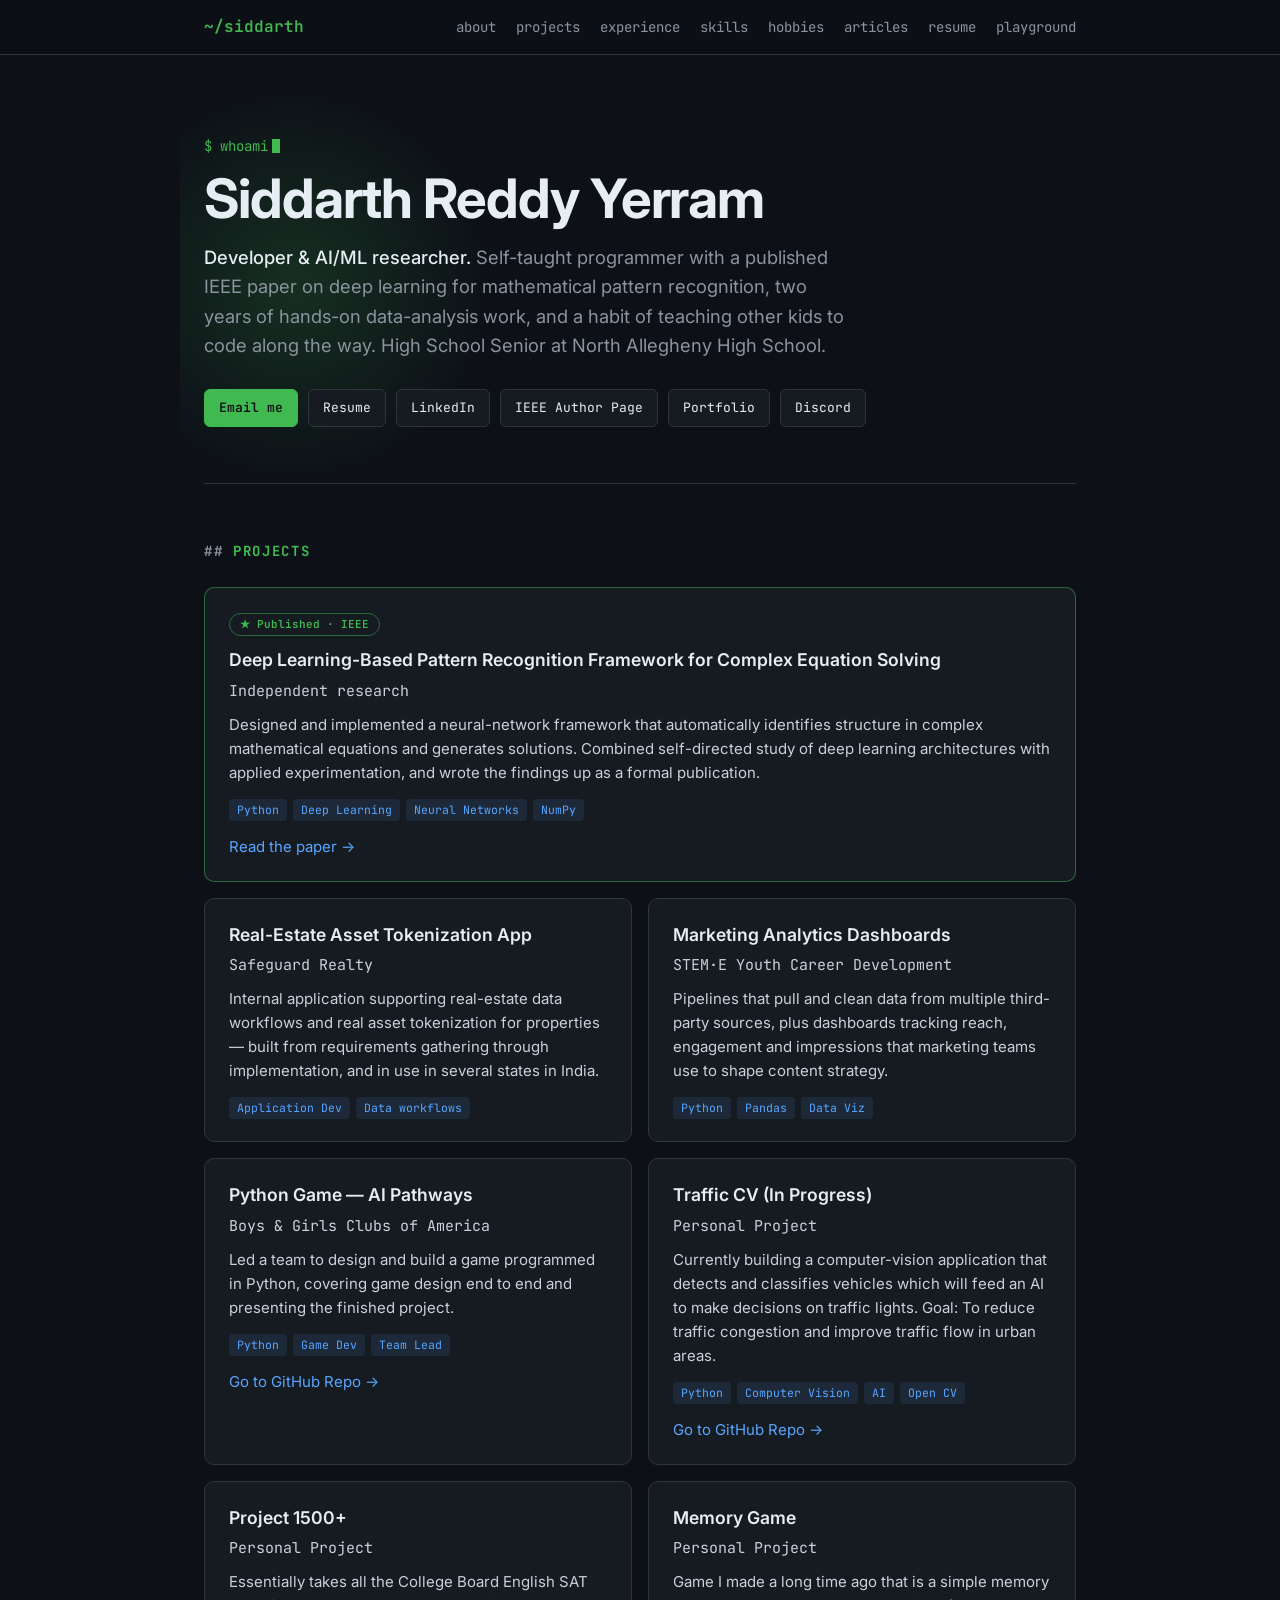
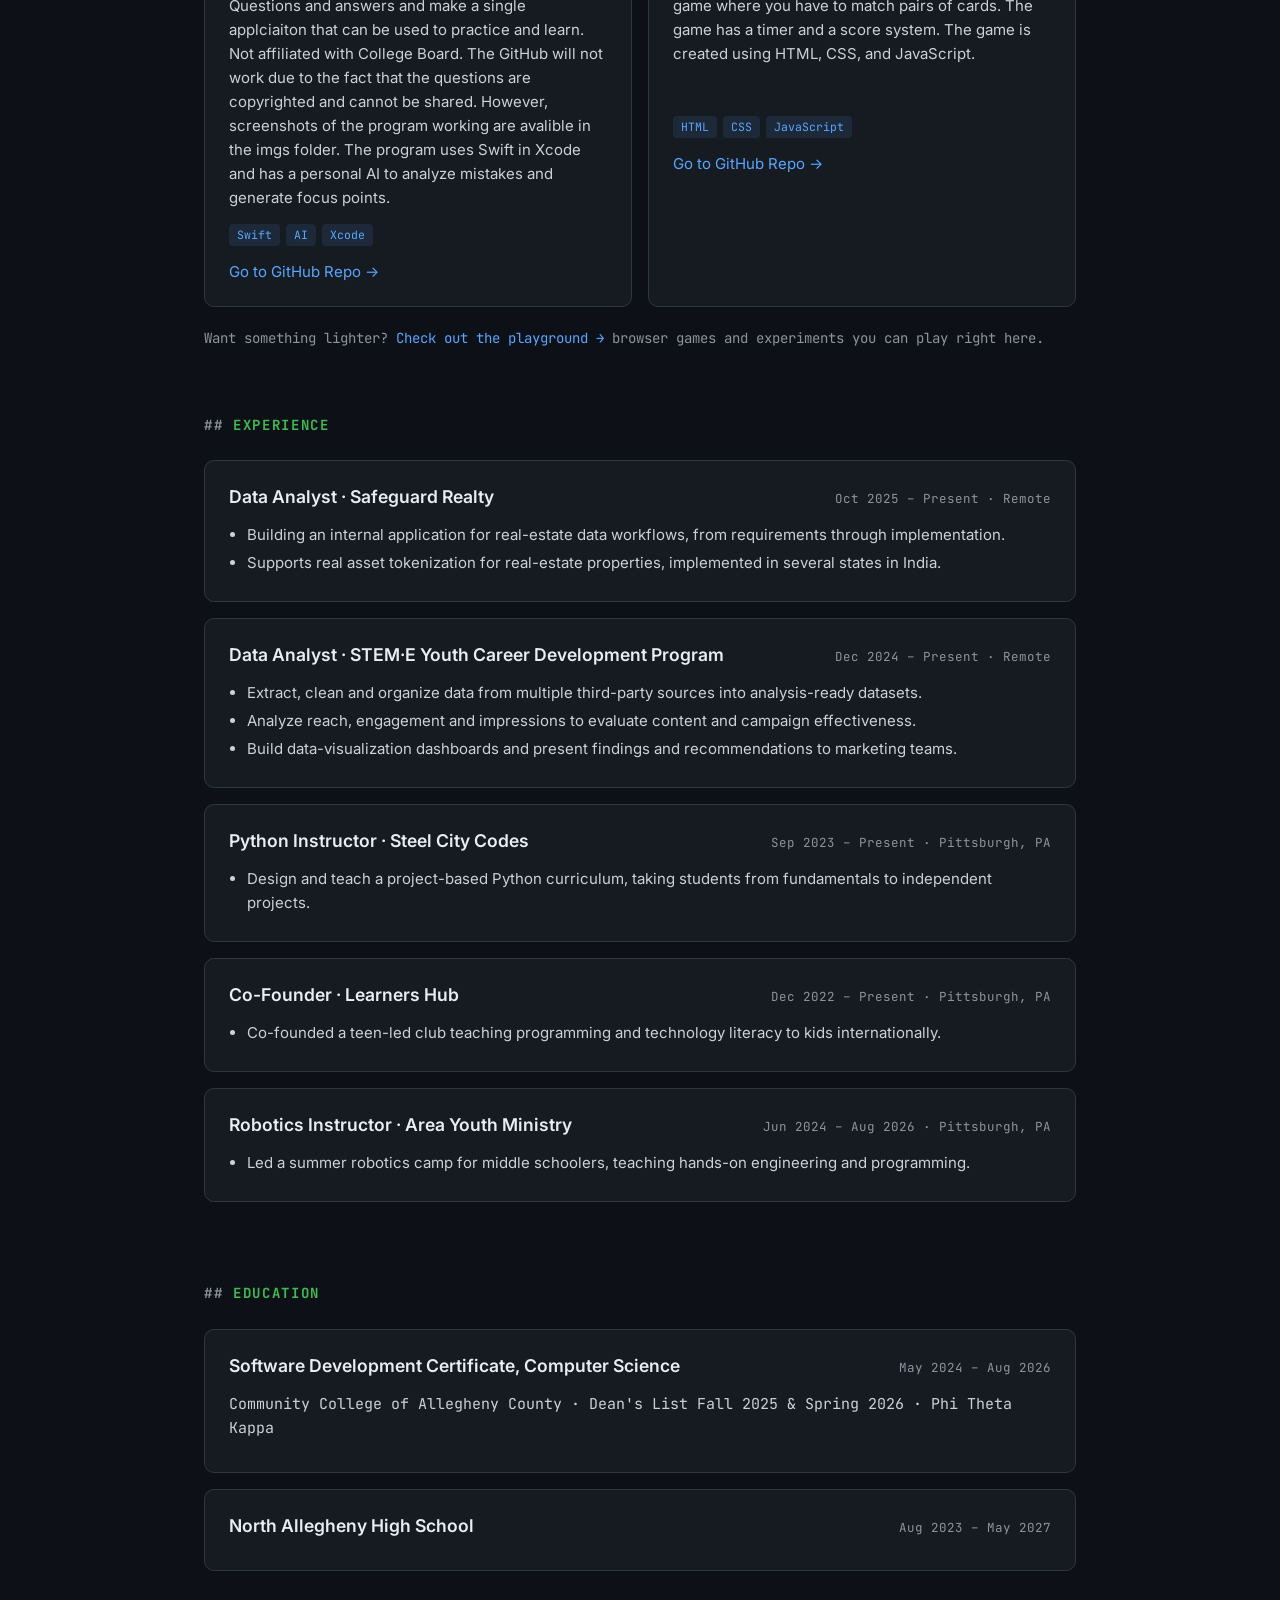
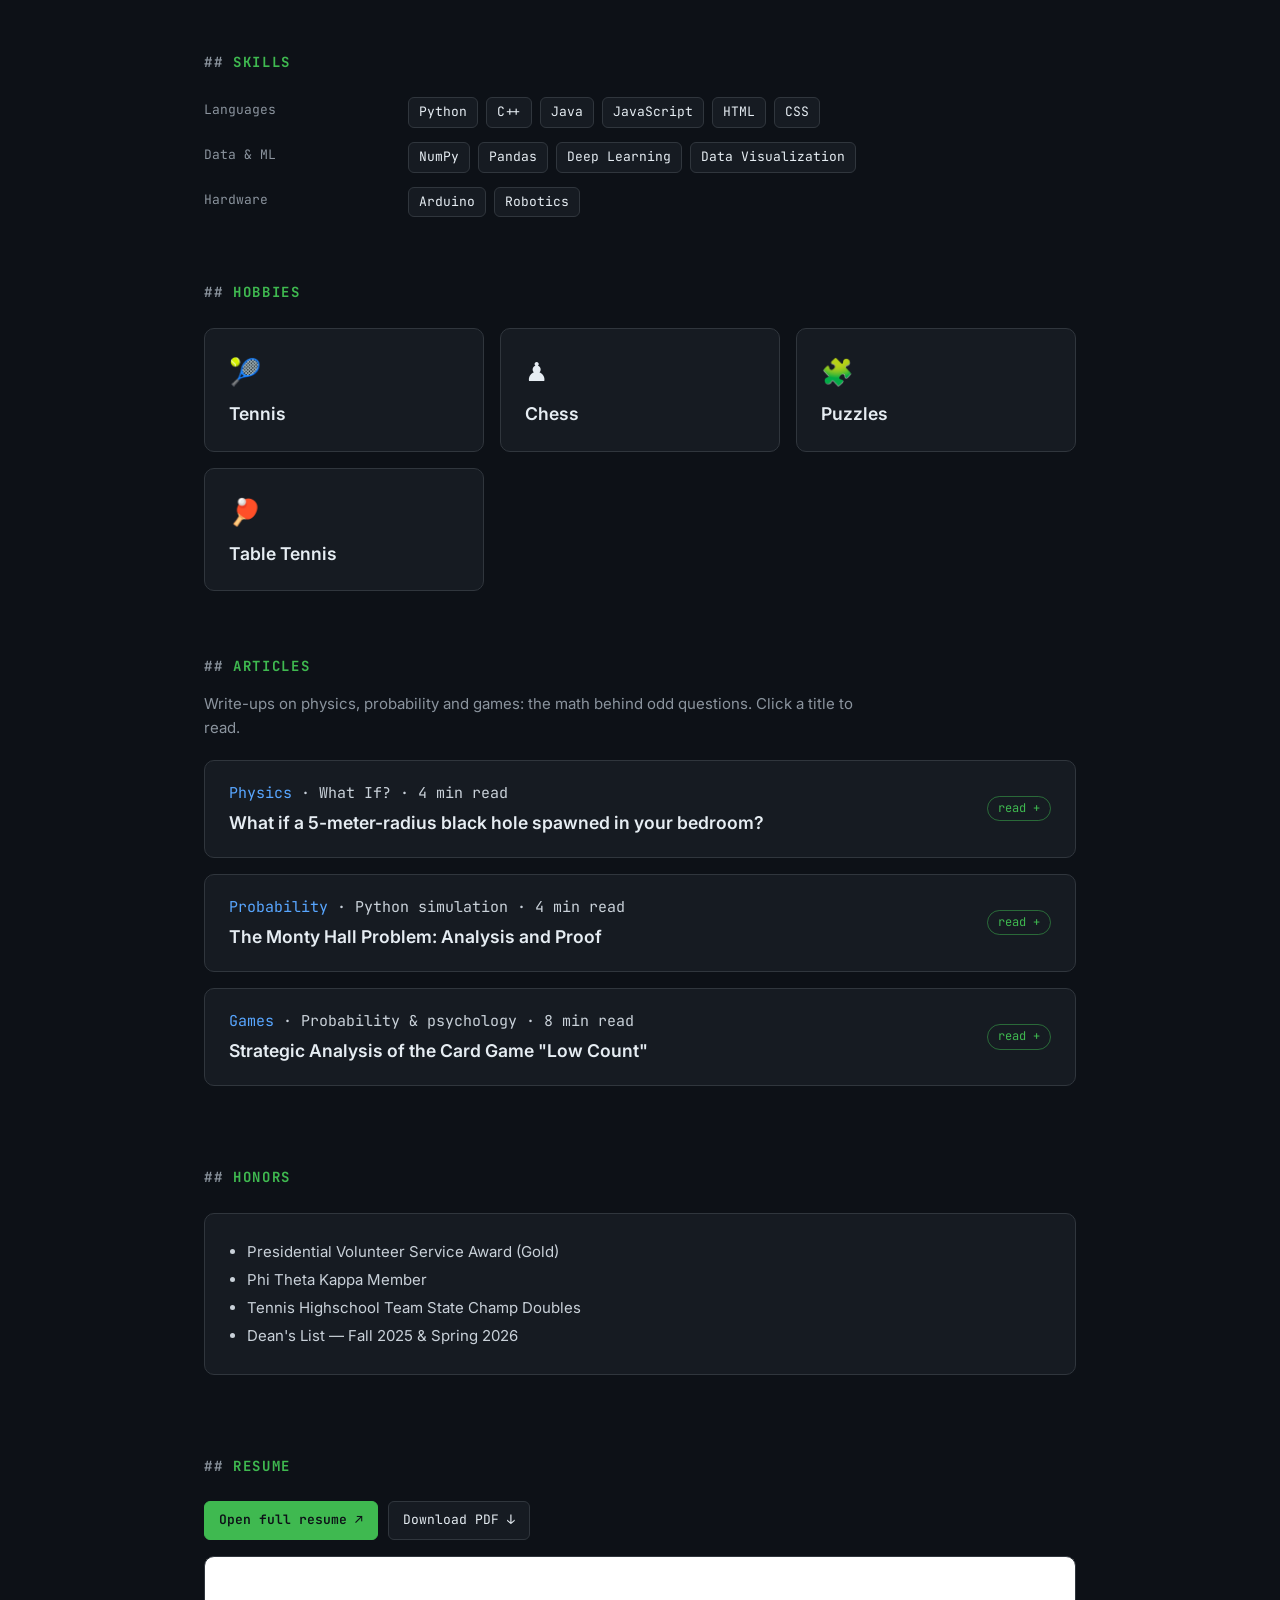
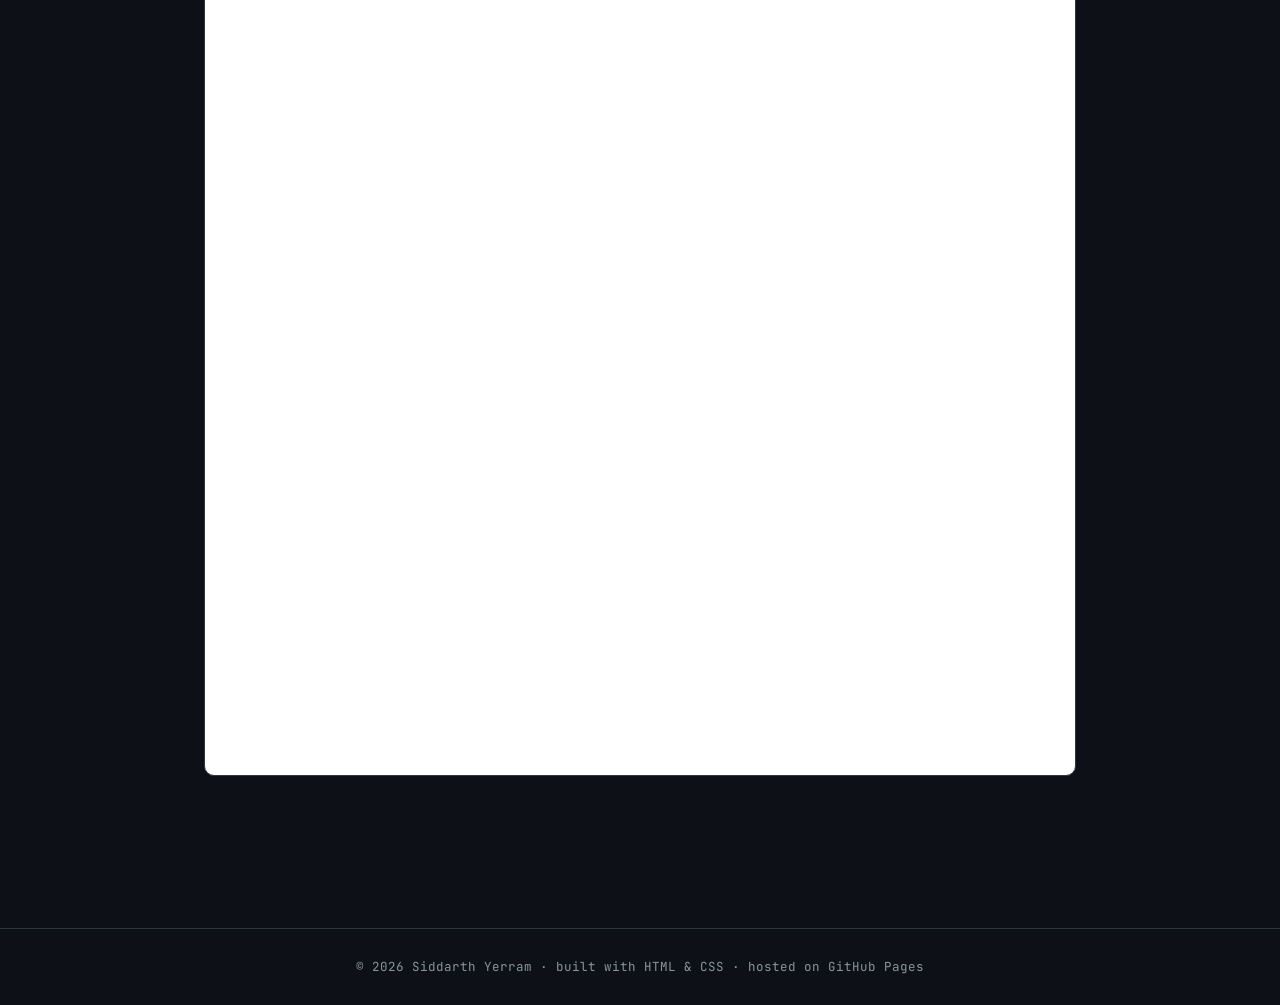
<file: index.html>
<!DOCTYPE html>
<html lang="en">
<head>
<meta charset="UTF-8">
<meta name="viewport" content="width=device-width, initial-scale=1.0">
<title>Siddarth Yerram</title>
<meta name="description" content="Siddarth Reddy Yerram — self-taught developer, published deep learning researcher, and data analyst.">
<link rel="preconnect" href="https://fonts.googleapis.com">
<link rel="preconnect" href="https://fonts.gstatic.com" crossorigin>
<link href="https://fonts.googleapis.com/css2?family=JetBrains+Mono:wght@400;600&family=Inter:wght@400;500;600;700&display=swap" rel="stylesheet">
<style>
  :root {
    --bg: #0d1117;
    --panel: #161b22;
    --border: #30363d;
    --text: #e6edf3;
    --muted: #8b949e;
    --accent: #3fb950;
    --accent-2: #58a6ff;
    --mono: 'JetBrains Mono', ui-monospace, monospace;
    --sans: 'Inter', system-ui, -apple-system, sans-serif;
  }
  * { box-sizing: border-box; margin: 0; padding: 0; }
  html { scroll-behavior: smooth; }
  body { background: var(--bg); color: var(--text); font-family: var(--sans); line-height: 1.6; }
  a { color: var(--accent-2); text-decoration: none; }
  a:hover { text-decoration: underline; }

  nav {
    position: sticky; top: 0; z-index: 10;
    background: rgba(13,17,23,0.9); backdrop-filter: blur(8px);
    border-bottom: 1px solid var(--border);
  }
  nav .inner {
    max-width: 920px; margin: 0 auto; padding: 14px 24px;
    display: flex; justify-content: space-between; align-items: center; gap: 16px; flex-wrap: wrap;
  }
  nav .logo { font-family: var(--mono); font-weight: 600; color: var(--accent); }
  nav ul { list-style: none; display: flex; gap: 20px; flex-wrap: wrap; }
  nav ul a { color: var(--muted); font-size: 14px; font-family: var(--mono); }
  nav ul a:hover { color: var(--text); text-decoration: none; }

  main { max-width: 920px; margin: 0 auto; padding: 0 24px 80px; }

  header.hero { padding: 80px 0 56px; border-bottom: 1px solid var(--border); }
  .prompt { font-family: var(--mono); color: var(--muted); font-size: 14px; margin-bottom: 12px; }
  .prompt span { color: var(--accent); }
  h1 { font-size: clamp(2.2rem, 5vw, 3.4rem); line-height: 1.1; letter-spacing: -0.02em; }
  .tagline { font-size: 1.15rem; color: var(--muted); margin-top: 14px; max-width: 640px; }
  .tagline strong { color: var(--text); font-weight: 500; }
  .links { display: flex; flex-wrap: wrap; gap: 10px; margin-top: 28px; }
  .btn {
    font-family: var(--mono); font-size: 13px; padding: 8px 14px;
    border: 1px solid var(--border); border-radius: 6px; color: var(--text); background: var(--panel);
  }
  .btn:hover { border-color: var(--accent); text-decoration: none; }
  .btn.primary { background: var(--accent); border-color: var(--accent); color: #0d1117; font-weight: 600; }

  section { padding: 56px 0 8px; scroll-margin-top: 20px; }
  h2 {
    font-family: var(--mono); font-size: 14px; text-transform: uppercase; letter-spacing: 0.12em;
    color: var(--accent); margin-bottom: 24px;
  }
  h2::before { content: '## '; color: var(--muted); }

  .card {
    background: var(--panel); border: 1px solid var(--border); border-radius: 10px;
    padding: 22px 24px; margin-bottom: 16px;
  }
  .card h3 { font-size: 1.1rem; font-weight: 600; }
  .meta { font-family: var(--mono); font-size: 12.5px; color: var(--muted); margin: 4px 0 10px; }
  .card p, .card li { color: #c9d1d9; font-size: 15px; }
  .card ul { padding-left: 18px; }
  .card li { margin: 4px 0; }

  .featured { border-color: rgba(63,185,80,0.5); }
  .badge {
    display: inline-block; font-family: var(--mono); font-size: 11px; font-weight: 600;
    color: var(--accent); border: 1px solid rgba(63,185,80,0.5); border-radius: 999px;
    padding: 2px 10px; margin-bottom: 10px;
  }

  .grid { display: grid; grid-template-columns: repeat(auto-fit, minmax(260px, 1fr)); gap: 16px; }
  .grid .card { margin-bottom: 0; display: flex; flex-direction: column; }
  .grid .card p:not(.meta) { flex: 1; }
  .grid.two { grid-template-columns: repeat(auto-fit, minmax(320px, 1fr)); }
  .tags { display: flex; flex-wrap: wrap; gap: 6px; margin-top: 14px; }
  .tag {
    font-family: var(--mono); font-size: 11.5px; color: var(--accent-2);
    background: rgba(88,166,255,0.1); border-radius: 4px; padding: 2px 8px;
  }

  .row { display: flex; justify-content: space-between; gap: 12px; flex-wrap: wrap; align-items: baseline; }

  .skills { display: grid; grid-template-columns: 180px 1fr; gap: 14px 24px; }
  .skills dt { font-family: var(--mono); font-size: 13px; color: var(--muted); padding-top: 3px; }
  .skills dd { display: flex; flex-wrap: wrap; gap: 8px; }
  .chip {
    font-family: var(--mono); font-size: 13px; padding: 4px 10px;
    border: 1px solid var(--border); border-radius: 6px; background: var(--panel);
  }

  .hobby-icon { font-size: 26px; margin-bottom: 8px; }

  /* ---- Articles section ---- */
  .section-intro { color: var(--muted); font-size: 15px; margin: -10px 0 20px; max-width: 680px; }
  details.article { padding: 0; overflow: hidden; }
  details.article summary {
    list-style: none; cursor: pointer; padding: 20px 24px;
    display: flex; justify-content: space-between; align-items: center; gap: 16px;
  }
  details.article summary::-webkit-details-marker { display: none; }
  details.article summary h3 { font-size: 1.1rem; }
  .article-meta { font-family: var(--mono); font-size: 12px; color: var(--muted); margin-bottom: 4px; }
  .article-cat { color: var(--accent-2); }
  .article-body ul { margin: 8px 0 8px 18px; }
  .article-body blockquote {
    border-left: 3px solid var(--accent-2); padding: 8px 14px; margin: 12px 0;
    color: #c9d1d9; font-style: italic; background: rgba(88,166,255,0.06); border-radius: 0 6px 6px 0;
  }
  .byline { font-family: var(--mono); font-size: 12px; color: var(--muted); margin-top: 6px; }
  pre.code {
    font-family: var(--mono); font-size: 12.5px; line-height: 1.55; color: #c9d1d9;
    background: var(--bg); border: 1px solid var(--border); border-radius: 6px;
    padding: 12px 14px; margin: 10px 0; overflow-x: auto; white-space: pre;
  }
  pre.code .c { color: var(--muted); }
  pre.code .k { color: #ff7b72; }
  pre.code .s { color: #a5d6ff; }
  pre.output { border-color: rgba(63,185,80,0.5); color: var(--accent); }
  .tbl-wrap { overflow-x: auto; margin: 12px 0; }
  table.data { border-collapse: collapse; width: 100%; font-size: 14px; }
  table.data th, table.data td { border-bottom: 1px solid var(--border); padding: 8px 10px; text-align: left; white-space: nowrap; }
  table.data th { font-family: var(--mono); font-size: 12px; color: var(--muted); font-weight: 600; text-transform: uppercase; letter-spacing: .04em; }
  table.data td { color: #c9d1d9; }
  table.data td.yes, .yes { color: var(--accent); font-weight: 600; }
  table.data td.no, .no { color: #f0883e; font-weight: 600; }
  details.article summary .toggle {
    font-family: var(--mono); font-size: 12px; color: var(--accent);
    border: 1px solid rgba(63,185,80,0.5); border-radius: 999px; padding: 2px 10px; white-space: nowrap;
  }
  details.article[open] summary .toggle::after { content: ' −'; }
  details.article:not([open]) summary .toggle::after { content: ' +'; }
  details.article[open] summary { border-bottom: 1px solid var(--border); }
  details.article summary:hover h3 { color: var(--accent); }
  .article-body { padding: 8px 24px 24px; }
  .article-body h4 {
    font-family: var(--mono); font-size: 13px; color: var(--accent-2);
    margin: 22px 0 8px; text-transform: uppercase; letter-spacing: 0.06em;
  }
  .article-body p { margin: 10px 0; }
  .tldr {
    border-left: 3px solid var(--accent); background: rgba(63,185,80,0.07);
    padding: 10px 14px; border-radius: 0 6px 6px 0; margin: 14px 0 4px;
  }
  .eq {
    font-family: var(--mono); font-size: 15px; color: var(--text);
    background: var(--bg); border: 1px solid var(--border); border-radius: 6px;
    padding: 10px 14px; margin: 10px 0; overflow-x: auto; white-space: nowrap;
  }
  .eq .frac { display: inline-flex; flex-direction: column; vertical-align: middle; text-align: center; margin: 0 4px; }
  .eq .frac span:first-child { border-bottom: 1px solid var(--muted); padding: 0 4px; }
  .eq .frac span:last-child { padding: 0 4px; }
  .vars { font-family: var(--mono); font-size: 13px; color: var(--muted); margin: 6px 0 12px; padding-left: 4px; }
  .vars div { margin: 2px 0; }
  .result { color: var(--accent); font-weight: 600; }
  .stat-row { display: grid; grid-template-columns: repeat(auto-fit, minmax(150px, 1fr)); gap: 10px; margin: 16px 0; }
  .stat { background: var(--bg); border: 1px solid var(--border); border-radius: 8px; padding: 12px 14px; }
  .stat .num { font-family: var(--mono); font-size: 18px; font-weight: 600; color: var(--text); }
  .stat .lbl { font-size: 12.5px; color: var(--muted); }
  .punchline { font-weight: 600; color: var(--text) !important; margin-top: 18px !important; }

  /* ---- Resume section ---- */
  .resume-actions { display: flex; flex-wrap: wrap; gap: 10px; margin-bottom: 16px; }
  .resume-frame {
    width: 100%; height: 820px; border: 1px solid var(--border); border-radius: 10px;
    background: #fff; display: block;
  }
  @media (max-width: 600px) { .resume-frame { height: 520px; } }

  /* ---- Animations ---- */
  .cursor {
    display: inline-block; width: 8px; height: 1em; background: var(--accent);
    vertical-align: -2px; margin-left: 4px; animation: blink 1s steps(1) infinite;
  }
  @keyframes blink { 50% { opacity: 0; } }

  .hero-in { opacity: 0; transform: translateY(14px); animation: fadeUp .7s ease forwards; }
  .hero-in.d1 { animation-delay: .9s; }
  .hero-in.d2 { animation-delay: 1.1s; }
  .hero-in.d3 { animation-delay: 1.3s; }
  @keyframes fadeUp { to { opacity: 1; transform: none; } }

  header.hero { position: relative; }
  header.hero::before {
    content: ''; position: absolute; z-index: -1; top: 20px; left: -120px;
    width: 420px; height: 420px; border-radius: 50%;
    background: radial-gradient(circle, rgba(63,185,80,0.18), transparent 65%);
    animation: drift 12s ease-in-out infinite alternate; pointer-events: none;
  }
  @keyframes drift { to { transform: translate(260px, 60px) scale(1.2); } }
  main { position: relative; z-index: 0; overflow-x: clip; }

  .reveal { opacity: 0; transform: translateY(24px); transition: opacity .6s ease, transform .6s ease; }
  .reveal.visible { opacity: 1; transform: none; }

  .card { transition: transform .2s ease, border-color .2s ease, box-shadow .2s ease; }
  .card:not(.article):hover {
    transform: translateY(-4px); border-color: rgba(63,185,80,0.6);
    box-shadow: 0 8px 24px rgba(0,0,0,0.35);
  }
  .btn { transition: border-color .2s ease, transform .2s ease; }
  .btn:hover { transform: translateY(-2px); }
  .chip, .tag { transition: transform .15s ease, border-color .15s ease; }
  .chip:hover { transform: translateY(-2px); border-color: var(--accent); }

  @media (prefers-reduced-motion: reduce) {
    *, *::before { animation: none !important; transition: none !important; }
    .hero-in, .reveal { opacity: 1 !important; transform: none !important; }
  }

  footer {
    border-top: 1px solid var(--border); margin-top: 64px; padding: 28px 0;
    font-family: var(--mono); font-size: 12.5px; color: var(--muted); text-align: center;
  }

  @media (max-width: 600px) {
    .skills { grid-template-columns: 1fr; gap: 6px; }
    .skills dd { margin-bottom: 12px; }
    nav ul { gap: 14px; }
  }
</style>
</head>
<body>

<nav>
  <div class="inner">
    <span class="logo">~/siddarth</span>
    <ul>
      <li><a href="#about">about</a></li>
      <li><a href="#projects">projects</a></li>
      <li><a href="#experience">experience</a></li>
      <li><a href="#skills">skills</a></li>
      <li><a href="#hobbies">hobbies</a></li>
      <li><a href="#articles">articles</a></li>
      <li><a href="#resume">resume</a></li>
      <li><a href="playground.html">playground</a></li>
    </ul>
  </div>
</nav>

<main>

  <header class="hero" id="about">
    <p class="prompt"><span>$</span> <span id="typed" data-text="whoami">whoami</span><span class="cursor"></span></p>
    <h1 class="hero-in d1">Siddarth Reddy Yerram</h1>
    <p class="tagline hero-in d2">
      <strong>Developer &amp; AI/ML researcher.</strong> Self-taught programmer with a published IEEE paper on deep learning
      for mathematical pattern recognition, two years of hands-on data-analysis work, and a habit of teaching
      other kids to code along the way. High School Senior at North Allegheny High School.
    </p>
    <div class="links hero-in d3">
      <a class="btn primary" href="mailto:sryerram05@gmail.com">Email me</a>
      <a class="btn" href="#resume">Resume</a>
      <a class="btn" href="https://www.linkedin.com/in/siddarthreddy-yerram-ba6362379" target="_blank" rel="noopener">LinkedIn</a>
      <a class="btn" href="https://ieeexplore.ieee.org/author/592795299827978" target="_blank" rel="noopener">IEEE Author Page</a>
      <a class="btn" href="https://siddarthyerram.com" target="_blank" rel="noopener">Portfolio</a>
      <a class="btn" href="https://discordapp.com/users/1180978650544341022" target="_blank" rel="noopener">Discord</a>


      <!-- <a class="btn" href="https://github.com/YOUR-USERNAME" target="_blank" rel="noopener">GitHub</a> -->
    </div>
  </header>

  <section id="projects">
    <h2>Projects</h2>

    <div class="card featured">
      <span class="badge">★ Published · IEEE</span>
      <h3>Deep Learning-Based Pattern Recognition Framework for Complex Equation Solving</h3>
      <p class="meta">Independent research</p>
      <p>
        Designed and implemented a neural-network framework that automatically identifies structure in complex
        mathematical equations and generates solutions. Combined self-directed study of deep learning architectures
        with applied experimentation, and wrote the findings up as a formal publication.
      </p>
      <div class="tags">
        <span class="tag">Python</span><span class="tag">Deep Learning</span><span class="tag">Neural Networks</span><span class="tag">NumPy</span>
      </div>
      <p style="margin-top:14px"><a href="https://ieeexplore.ieee.org/document/11545375" target="_blank" rel="noopener">Read the paper →</a></p>
    </div>

    <div class="grid two">
      <div class="card">
        <h3>Real-Estate Asset Tokenization App</h3>
        <p class="meta">Safeguard Realty</p>
        <p>
          Internal application supporting real-estate data workflows and real asset tokenization for properties —
          built from requirements gathering through implementation, and in use in several states in India.
        </p>
        <div class="tags"><span class="tag">Application Dev</span><span class="tag">Data workflows</span></div>
      </div>

      <div class="card">
        <h3>Marketing Analytics Dashboards</h3>
        <p class="meta">STEM·E Youth Career Development</p>
        <p>
          Pipelines that pull and clean data from multiple third-party sources, plus dashboards tracking reach,
          engagement and impressions that marketing teams use to shape content strategy.
        </p>
        <div class="tags"><span class="tag">Python</span><span class="tag">Pandas</span><span class="tag">Data Viz</span></div>
      </div>

      <div class="card">
        <h3>Python Game — AI Pathways</h3>
        <p class="meta">Boys &amp; Girls Clubs of America</p>
        <p>
          Led a team to design and build a game programmed in Python, covering game design end to end and
          presenting the finished project.
        </p>
        <div class="tags"><span class="tag">Python</span><span class="tag">Game Dev</span><span class="tag">Team Lead</span></div>
        <p style="margin-top:14px"><a href="https://github.com/sryerram05/Dungeon-Game" target="_blank" rel="noopener">Go to GitHub Repo →</a></p>
      </div>

      <div class="card">
        <h3>Traffic CV (In Progress)</h3>
        <p class="meta">Personal Project</p>
        <p>
          Currently building a computer-vision application that detects and classifies vehicles which will feed an AI to make decisions on traffic lights.
          Goal: To reduce traffic congestion and improve traffic flow in urban areas.
        </p>
        <div class="tags"><span class="tag">Python</span><span class="tag">Computer Vision</span><span class="tag">AI</span><span class="tag">Open CV</span></div>
        <p style="margin-top:14px"><a href="https://github.com/sryerram05/trafficLightCV" target="_blank" rel="noopener">Go to GitHub Repo →</a></p>
      </div>

      <div class="card">
        <h3>Project 1500+</h3>
        <p class="meta">Personal Project</p>
        <p>
          Essentially takes all the College Board English SAT Questions and answers and make a single applciaiton that can be used to practice and learn. Not affiliated with College Board.
          The GitHub will not work due to the fact that the questions are copyrighted and cannot be shared. However, screenshots of the program working are avalible in the imgs folder.
          The program uses Swift in Xcode and has a personal AI to analyze mistakes and generate focus points.
        </p>
        <div class="tags"><span class="tag">Swift</span><span class="tag">AI</span><span class="tag">Xcode</span></div>
        <p style="margin-top:14px"><a href="https://github.com/sryerram05/proj-1500" target="_blank" rel="noopener">Go to GitHub Repo →</a></p>
      </div>

      <div class="card">
        <h3>Memory Game</h3>
        <p class="meta">Personal Project</p>
        <p>
          Game I made a long time ago that is a simple memory game where you have to match pairs of cards. The game has a timer and a score system. The game is created using HTML, CSS, and JavaScript.
        </p>
        <div class="tags"><span class="tag">HTML</span><span class="tag">CSS</span><span class="tag">JavaScript</span></div>
        <p style="margin-top:14px"><a href="https://github.com/sryerram05/memory-game" target="_blank" rel="noopener">Go to GitHub Repo →</a></p>
      </div>

    </div>

    <p style="margin-top:20px; font-family:var(--mono); font-size:14px; color:var(--muted)">
      Want something lighter? <a href="playground.html">Check out the playground →</a> browser games and experiments you can play right here.
    </p>
  </section>

  <section id="experience">
    <h2>Experience</h2>

    <div class="card">
      <div class="row"><h3>Data Analyst · Safeguard Realty</h3><span class="meta">Oct 2025 – Present · Remote</span></div>
      <ul>
        <li>Building an internal application for real-estate data workflows, from requirements through implementation.</li>
        <li>Supports real asset tokenization for real-estate properties, implemented in several states in India.</li>
      </ul>
    </div>

    <div class="card">
      <div class="row"><h3>Data Analyst · STEM·E Youth Career Development Program</h3><span class="meta">Dec 2024 – Present · Remote</span></div>
      <ul>
        <li>Extract, clean and organize data from multiple third-party sources into analysis-ready datasets.</li>
        <li>Analyze reach, engagement and impressions to evaluate content and campaign effectiveness.</li>
        <li>Build data-visualization dashboards and present findings and recommendations to marketing teams.</li>
      </ul>
    </div>

    <div class="card">
      <div class="row"><h3>Python Instructor · Steel City Codes</h3><span class="meta">Sep 2023 – Present · Pittsburgh, PA</span></div>
      <ul>
        <li>Design and teach a project-based Python curriculum, taking students from fundamentals to independent projects.</li>
      </ul>
    </div>

    <div class="card">
      <div class="row"><h3>Co-Founder · Learners Hub</h3><span class="meta">Dec 2022 – Present · Pittsburgh, PA</span></div>
      <ul>
        <li>Co-founded a teen-led club teaching programming and technology literacy to kids internationally.</li>
      </ul>
    </div>

    <div class="card">
      <div class="row"><h3>Robotics Instructor · Area Youth Ministry</h3><span class="meta">Jun 2024 – Aug 2026 · Pittsburgh, PA</span></div>
      <ul>
        <li>Led a summer robotics camp for middle schoolers, teaching hands-on engineering and programming.</li>
      </ul>
    </div>
  </section>

  <section id="education">
    <h2>Education</h2>
    <div class="card">
      <div class="row"><h3>Software Development Certificate, Computer Science</h3><span class="meta">May 2024 – Aug 2026</span></div>
      <p class="meta">Community College of Allegheny County · Dean's List Fall 2025 &amp; Spring 2026 · Phi Theta Kappa</p>
    </div>
    <div class="card">
      <div class="row"><h3>North Allegheny High School</h3><span class="meta">Aug 2023 – May 2027</span></div>
    </div>
  </section>

  <section id="skills">
    <h2>Skills</h2>
    <dl class="skills">
      <dt>Languages</dt>
      <dd><span class="chip">Python</span><span class="chip">C++</span><span class="chip">Java</span><span class="chip">JavaScript</span><span class="chip">HTML</span><span class="chip">CSS</span></dd>
      <dt>Data &amp; ML</dt>
      <dd><span class="chip">NumPy</span><span class="chip">Pandas</span><span class="chip">Deep Learning</span><span class="chip">Data Visualization</span></dd>
      <dt>Hardware</dt>
      <dd><span class="chip">Arduino</span><span class="chip">Robotics</span></dd>
    </dl>
  </section>

  <section id="hobbies">
    <h2>Hobbies</h2>
    <div class="grid">
      <div class="card">
        <div class="hobby-icon">🎾</div>
        <h3>Tennis</h3>
      </div>
      <div class="card">
        <div class="hobby-icon">♟️</div>
        <h3>Chess</h3>
      </div>
      <div class="card">
        <div class="hobby-icon">🧩</div>
        <h3>Puzzles</h3>
      </div>
      <div class="card">
        <div class="hobby-icon">🏓</div>
        <h3>Table Tennis</h3>
      </div>
    </div>
  </section>

  <section id="articles">
    <h2>Articles</h2>
    <p class="section-intro">Write-ups on physics, probability and games: the math behind odd questions. Click a title to read.</p>

    <!-- To add a new article, copy one <details class="card article"> ... </details> block below. -->
    <details class="card article">
      <summary>
        <div>
          <p class="article-meta"><span class="article-cat">Physics</span> · What If? · 4 min read</p>
          <h3>What if a 5-meter-radius black hole spawned in your bedroom?</h3>
        </div>
        <span class="toggle">read</span>
      </summary>
      <div class="article-body">
        <p class="tldr"><strong>Short answer:</strong> you would never get to see it. The Earth would be destroyed almost instantly, and the Moon would fall in a few hours later.</p>

        <h4>Step 1: How heavy is it?</h4>
        <p>To find the black hole's mass, start with the escape-velocity relation:</p>
        <div class="eq">M = <span class="frac"><span>r v<sup>2</sup></span><span>2G</span></span></div>
        <div class="vars">
          <div>r = 5 m (radius of the event horizon)</div>
          <div>G = 6.674 × 10<sup>−11</sup> m<sup>3</sup>/(kg·s<sup>2</sup>)</div>
          <div>v = escape velocity</div>
        </div>
        <p>
          First, a fun detour. Suppose you are standing 5 feet (1.524 m) from the event horizon. Using
          <span style="font-family:var(--mono)">v = c·√(R / 2r)</span> with R = 5 m gives a speed of
          <strong>383,970,822 m/s</strong>, which is faster than light. Einstein's relativity says that's impossible,
          so the most nature allows is <strong>v = c</strong>. That also matches the definition of an event horizon:
          the place where escape velocity equals the speed of light.
        </p>
        <p>Plugging in c = 299,792,458 m/s:</p>
        <div class="eq">M = <span class="frac"><span>5 × (299,792,458)<sup>2</sup></span><span>2 × 6.674 × 10<sup>−11</sup></span></span> ≈ <span class="result">3.37 × 10<sup>27</sup> kg</span></div>
        <p>That's 3,370,000,000,000,000,000,000,000,000 kg.</p>
        <div class="stat-row">
          <div class="stat"><div class="num">≈ 564×</div><div class="lbl">the mass of Earth (5.97 × 10<sup>24</sup> kg)</div></div>
          <div class="stat"><div class="num">≈ 1.78×</div><div class="lbl">the mass of Jupiter</div></div>
          <div class="stat"><div class="num">≈ 0.17%</div><div class="lbl">the mass of the Sun</div></div>
        </div>

        <h4>Step 2: The Earth</h4>
        <p>
          Something more than 500 times heavier than the Earth is now sitting inside it. The planet gets crushed
          and pulled into the black hole.
        </p>

        <h4>Step 3: The Moon</h4>
        <p>Newton's Law of Universal Gravitation gives the pull on the Moon:</p>
        <div class="eq">F = <span class="frac"><span>G m M</span><span>r<sup>2</sup></span></span></div>
        <div class="vars">
          <div>m = 7.35 × 10<sup>22</sup> kg (Moon)</div>
          <div>r ≈ 384,400 km (Earth–Moon distance)</div>
        </div>
        <p>That works out to <span class="result">F ≈ 1.12 × 10<sup>23</sup> N</span>. Using Newton's Second Law:</p>
        <div class="eq">a = <span class="frac"><span>F</span><span>m</span></span> ≈ <span class="result">1.52 m/s<sup>2</sup></span></div>
        <p>That's the Moon's acceleration toward the black hole at t = 0, about 560 times stronger than the pull Earth used to have on it.</p>
        <p>
          The Moon's orbital speed (about 1 km/s) is tiny compared with the roughly 24 km/s it would now need to stay
          in orbit, so it falls almost straight in. The free-fall time from astrophysics is:
        </p>
        <div class="eq">t = <span class="frac"><span>π</span><span>2</span></span> √<span style="border-top:1px solid var(--muted);padding:0 4px"><span class="frac"><span>r<sup>3</sup></span><span>2GM</span></span></span> ≈ <span class="result">17,700 s ≈ 4.9 hours</span></div>
        <p>So the Moon lasts about five hours. In reality, tidal forces would rip it apart before it reached the horizon.</p>

        <h4>The big picture</h4>
        <p>
          The Sun is still almost 600 times heavier than the black hole, so it stays the anchor of the solar system.
          The black hole simply takes over Earth's orbit around the Sun. Venus and Mars would feel small nudges to
          their orbits, and the outer planets would barely notice.
        </p>
        <p class="punchline">Safe to say, you will not be going to school tomorrow.</p>
      </div>
    </details>

    <details class="card article">
      <summary>
        <div>
          <p class="article-meta"><span class="article-cat">Probability</span> · Python simulation · 4 min read</p>
          <h3>The Monty Hall Problem: Analysis and Proof</h3>
        </div>
        <span class="toggle">read</span>
      </summary>
      <div class="article-body">
        <p class="byline">Siddarth Yerram · December 25, 2025</p>

        <p>Here is a question that seems simple enough:</p>
        <blockquote>
          You are on a game show with three doors. Behind two of them is nothing; behind one is a brand-new Ferrari.
          You pick a door: 1, 2 or 3. The host then opens one of the other doors, revealing nothing, and asks if you
          want to switch. Do you switch, and why?
        </blockquote>
        <p class="tldr"><strong>Short answer:</strong> always switch. Staying wins 1/3 of the time; switching wins 2/3 of the time.</p>

        <h4>Analysis</h4>
        <p>
          The Monty Hall problem, first introduced in 1975, shows a counterintuitive result in probability theory.
          There are three doors: one hides a car (the prize), and the other two hide goats. When you first pick a door,
          the chance that it hides the car is <strong>1/3 (33.3%)</strong>, and the chance the car is behind one of the
          other two doors is <strong>2/3 (66.7%)</strong>.
        </p>
        <p>
          The host then opens one of the two remaining doors and reveals a goat. The key rule: the host
          <em>never</em> opens your door and <em>never</em> reveals the car. You can now stay or switch to the other
          unopened door.
        </p>
        <p>
          It looks like the odds should now be 50–50, but they aren't. Your original door still has a 1/3 chance,
          because the host's move tells you nothing new about it. The 2/3 that was spread across the two other doors
          now sits entirely on the single unopened door, since the host removed the goat for you.
        </p>
        <div class="stat-row">
          <div class="stat"><div class="num">33.3%</div><div class="lbl">win chance if you stay</div></div>
          <div class="stat"><div class="num">66.7%</div><div class="lbl">win chance if you switch</div></div>
          <div class="stat"><div class="num">2×</div><div class="lbl">better odds by switching</div></div>
        </div>

        <h4>Proof with Python</h4>
        <p>To prove it, I simulated the game 100,000 times for each strategy:</p>
<pre class="code"><span class="k">import</span> random

<span class="k">def</span> monty_hall(trials, switch):
    wins = 0
    revealed = -1

    <span class="k">for</span> i <span class="k">in</span> range(trials):
        <span class="c"># set up doors</span>
        doors = [0, 0, 0]
        car = random.randint(0, 2)
        doors[car] = 1

        <span class="c"># player chooses a door</span>
        choice = random.randint(0, 2)

        <span class="c"># host reveals a goat door (not chosen, not the car)</span>
        <span class="k">for</span> j <span class="k">in</span> range(3):
            <span class="k">if</span> j != choice <span class="k">and</span> doors[j] == 0:
                revealed = j
                <span class="k">break</span>

        <span class="c"># player switches if required</span>
        <span class="k">if</span> switch:
            <span class="k">for</span> j <span class="k">in</span> range(3):
                <span class="k">if</span> j != choice <span class="k">and</span> j != revealed:
                    choice = j
                    <span class="k">break</span>

        <span class="c"># check win</span>
        <span class="k">if</span> doors[choice] == 1:
            wins += 1

    <span class="k">return</span> (wins / trials) * 100

print(<span class="s">"Win % without switching: "</span> + str(monty_hall(100000, <span class="k">False</span>)))
print(<span class="s">"Win % with switching: "</span> + str(monty_hall(100000, <span class="k">True</span>)))</pre>
        <p>Sample output:</p>
<pre class="code output">Win % without switching: 33.28
Win % with switching: 66.671</pre>
        <p>
          In each trial, one of three doors randomly gets the car. The player picks a random door, and the host opens a
          different door that has a goat. If switching is turned on, the player moves to the only remaining unopened door.
          The program then checks whether the final door has the car and counts the win. After all trials, the function
          returns the win percentage.
        </p>
        <p>
          Running it for both strategies confirms the math: staying wins about a third of the time, and switching wins
          about two thirds of the time.
        </p>
        <p class="punchline">Final verdict: always switch. It doubles your chance of driving home in the Ferrari.</p>
      </div>
    </details>

    <details class="card article">
      <summary>
        <div>
          <p class="article-meta"><span class="article-cat">Games</span> · Probability &amp; psychology · 8 min read</p>
          <h3>Strategic Analysis of the Card Game "Low Count"</h3>
        </div>
        <span class="toggle">read</span>
      </summary>
      <div class="article-body">
        <p class="byline">Siddarth Yerram · December 25, 2025</p>
        <p class="tldr"><strong>Short answer:</strong> on the first round, draw from the pile when the odds of getting an equal or lower card are above 50%; otherwise take the card just played. After that, watch the players, not just the cards.</p>

        <h4>How the game works</h4>
        <p>
          Low Count is played by two or more players with a full 52-card deck plus two jokers. Each player is dealt
          seven cards, and the goal is to get the total point value of your hand as low as possible. Players take turns
          playing and drawing cards, trying to swap high cards for low ones.
        </p>
        <ul>
          <li><strong>Card values:</strong> number cards are worth their face value, face cards are worth 10, aces are worth 1, and jokers are worth 0.</li>
          <li><strong>Joker rank:</strong> after the deal, two cards are turned face up. One starts the discard pile; the other sets the joker rank for the round. Every card of that rank becomes a joker worth 0. For example, if the 3 of hearts is turned up, every 3 in the game is a joker.</li>
          <li><strong>Turns:</strong> play goes clockwise. On your turn you play one card to the discard pile, then take a replacement to stay at seven cards: either the card the previous player just played, or a random card from the draw pile.</li>
          <li><strong>Matching rule:</strong> if the previous player plays a card and you hold the same rank, you can immediately play all your matching cards, and you don't draw a replacement that turn.</li>
          <li><strong>Calling "show":</strong> if you think you have the lowest total, call "show" and everyone reveals. If you're lowest, you score 0 for the round. If you're not, you get 25 points, and whoever actually had the lowest hand scores 0.</li>
          <li><strong>Winning:</strong> the game lasts 13 rounds. The lowest total score wins.</li>
        </ul>

        <h4>The question</h4>
        <p>When should you take the card the previous player played, and when should you draw from the pile? What are the chances of drawing a lower card?</p>

        <h4>Worked example: Scenario 1</h4>
        <p>
          The previous player plays an <strong>8</strong>, the joker rank is <strong>9</strong>, and you're the second
          player, so nothing else has been played yet. There are 13 possible ranks you could draw (Ace through King).
        </p>
        <ul>
          <li><strong>Bad draws</strong> (worth more than 8): 10, J, Q, K → <strong>4</strong></li>
          <li><strong>Good draws</strong> (worth less than 8): A, 2, 3, 4, 5, 6, 7, plus 9 (joker, worth 0) → <strong>8</strong></li>
          <li><strong>Equal draw:</strong> another 8. It doesn't make your hand worse, so count it as good → <strong>9</strong> good in total</li>
        </ul>
        <div class="eq">P(good) = 9 / 13 ≈ <span class="result">69.23%</span> &nbsp;&nbsp; P(bad) = 4 / 13 ≈ 30.77%</div>
        <p>With almost a 70% chance of doing at least as well, the best move is to draw from the pile.</p>

        <h4>All six scenarios</h4>
        <p>The same method applied to six combinations of played card and joker rank:</p>
        <div class="tbl-wrap">
          <table class="data">
            <thead><tr><th>#</th><th>Card played</th><th>Joker rank</th><th>Good / Bad</th><th>P(good)</th><th>Best move</th></tr></thead>
            <tbody>
              <tr><td>1</td><td>8</td><td>9</td><td>9 / 4</td><td>69.23%</td><td class="yes">Draw from pile</td></tr>
              <tr><td>2</td><td>8</td><td>7</td><td>8 / 5</td><td>61.54%</td><td class="yes">Draw from pile</td></tr>
              <tr><td>3</td><td>7</td><td>8</td><td>8 / 5</td><td>61.54%</td><td class="yes">Draw from pile</td></tr>
              <tr><td>4</td><td>7</td><td>6</td><td>7 / 6</td><td>53.85%</td><td class="yes">Draw from pile</td></tr>
              <tr><td>5</td><td>6</td><td>7</td><td>7 / 6</td><td>53.85%</td><td class="yes">Draw from pile</td></tr>
              <tr><td>6</td><td>6</td><td>5</td><td>6 / 7</td><td>46.15%</td><td class="no">Take the 6</td></tr>
            </tbody>
          </table>
        </div>
        <p>
          The turning point is around 6. If a 6 is played and the joker rank is <em>higher</em> than 6, draw from the pile.
          If the joker rank is <em>lower</em> than 6, take the 6. This is the safest play. You can take more risks and get
          lucky, but you can also get unlucky. Luck matters, but the numbers don't lie.
        </p>

        <h4>Python: first-round odds</h4>
<pre class="code"><span class="c"># prevCard - the card the previous player played</span>
<span class="c"># joker    - the rank chosen as the joker</span>

<span class="k">def</span> chance(prevCard, joker):
    allCards = [<span class="s">'A'</span>, 2, 3, 4, 5, 6, 7, 8, 9, 10, <span class="s">'J'</span>, <span class="s">'Q'</span>, <span class="s">'K'</span>]
    goodCards = []
    badCards = []

    index = allCards.index(prevCard)
    <span class="k">for</span> i <span class="k">in</span> range(len(allCards)):
        <span class="k">if</span> i &lt;= index <span class="k">or</span> allCards[i] == joker:
            goodCards.append(allCards[i])
        <span class="k">else</span>:
            badCards.append(allCards[i])

    <span class="k">return</span> [len(goodCards) / len(allCards), len(badCards) / len(allCards)]

odds = chance(6, 3)
print(<span class="s">"Chance of picking a good card from the pile:"</span>, odds[0] * 100, <span class="s">"%"</span>)
print(<span class="s">"Chance of picking a bad card from the pile:"</span>, odds[1] * 100, <span class="s">"%"</span>)</pre>
        <p>
          The code finds the position of the card the previous player played. Every rank at or below it, plus the joker
          rank, goes into the good list; everything else goes into the bad list. It then returns the chance of drawing a
          good or bad card from the pile.
        </p>
        <p>
          Keep in mind this only works for the <strong>first turn</strong>. Later on, many cards have already been played
          and are no longer in the pile, so the real odds shift. Tracking that by hand, even with two players, is nearly
          impossible. That's where simulation helps.
        </p>

        <h4>Python: who gets a specific card?</h4>
<pre class="code"><span class="k">import</span> random

<span class="k">def</span> simulate_specific_card(num_players, target_card, simulations, cards_per_player):
    hits_per_player = [0] * num_players
    hits_any_player = 0

    <span class="k">for</span> _ <span class="k">in</span> range(simulations):
        deck = []
        suits = [<span class="s">"S"</span>, <span class="s">"H"</span>, <span class="s">"D"</span>, <span class="s">"C"</span>]
        ranks = [<span class="s">"Ace"</span>, <span class="s">"2"</span>, <span class="s">"3"</span>, <span class="s">"4"</span>, <span class="s">"5"</span>, <span class="s">"6"</span>, <span class="s">"7"</span>,
                 <span class="s">"8"</span>, <span class="s">"9"</span>, <span class="s">"10"</span>, <span class="s">"Jack"</span>, <span class="s">"Queen"</span>, <span class="s">"King"</span>]
        <span class="k">for</span> suit <span class="k">in</span> suits:
            <span class="k">for</span> rank <span class="k">in</span> ranks:
                deck.append(f<span class="s">"{rank} {suit}"</span>)
        deck.append(<span class="s">"Joker (Red)"</span>)
        deck.append(<span class="s">"Joker (Black)"</span>)

        <span class="c"># shuffle and deal</span>
        random.shuffle(deck)
        dealt = []
        <span class="k">for</span> i <span class="k">in</span> range(num_players):
            start = i * cards_per_player
            dealt.append(deck[start:start + cards_per_player])

        <span class="c"># check for the target card</span>
        found_any = <span class="k">False</span>
        <span class="k">for</span> i, hand <span class="k">in</span> enumerate(dealt):
            <span class="k">if</span> target_card <span class="k">in</span> hand:
                hits_per_player[i] += 1
                found_any = <span class="k">True</span>
        <span class="k">if</span> found_any:
            hits_any_player += 1

    <span class="k">return</span> {
        <span class="s">"per_player"</span>: [h / simulations <span class="k">for</span> h <span class="k">in</span> hits_per_player],
        <span class="s">"any_player"</span>: hits_any_player / simulations,
    }

result = simulate_specific_card(2, <span class="s">"Joker (Red)"</span>, 100_000, 7)
<span class="k">for</span> i, p <span class="k">in</span> enumerate(result[<span class="s">"per_player"</span>]):
    print(f<span class="s">"Player {i + 1}: {p}"</span>)
print(f<span class="s">"At least one player: {result['any_player']}"</span>)</pre>
        <p>Sample output:</p>
<pre class="code output">Player 1: 0.13
Player 2: 0.131
At least one player: 0.2605</pre>
        <p>
          The program builds a 54-card deck (52 cards plus two jokers), shuffles it, and deals seven cards to each player.
          It repeats this 100,000 times, counting how often a chosen card lands in each player's hand, and turns those
          counts into probabilities.
        </p>
        <p>
          Run it with different cards and player counts and each player's chance of holding any specific card is always
          about <strong>13%</strong> (7 of 54 cards). Every card is equally likely to be dealt. Adding players raises the
          chance that <em>someone</em> has it, because more cards get dealt. With seven cards each, a single deck runs out
          during the 8th player's hand, so the 8th player's chance drops and players 9 and up have 0%. For the best game,
          play with around five people per deck.
        </p>

        <h4>Psychology</h4>
        <p>
          To win more often, watch how other players act and talk, not just the cards, especially early on. In a typical
          five-player game, expect at least one player (maybe you) to start with face cards. Most players dump their
          highest cards first, because it lowers their score without forcing extra draws.
        </p>
        <p>
          Early in the game, it helps to match the pace the others set. As face cards leave the table, everyone shifts to
          lower cards, and staying in rhythm keeps your hand comparable to theirs. Sometimes slowing down pays off, though:
          choosing between the last played card and the pile can be a low-risk move at the right moment.
        </p>
        <p>
          Once face cards stop coming, most players are probably holding mid-range cards, roughly 4s through 8s. This is
          when holding several cards of the same rank becomes powerful. For example, holding multiple 10s early looks bad,
          but when someone plays a 10 later, you can dump them all at once and jump ahead.
        </p>
        <p>
          Human behavior helps too. Researcher John Demartini explains that people naturally act first on what they think
          matters most. In this game, that's why so many players lead with their highest cards, and knowing that lets you
          predict their moves. Breaking the pattern by leading with mid-range cards is a bit risky and may end up similar
          in points, but it can unsettle opponents. Faced with an unexpected strategy, people get unsure or overconfident
          and make rushed decisions.
        </p>
        <p>
          Watch what people say, too. Research discussed by Harvard Business School and reported in Forbes suggests that
          people who are lying often talk more than necessary to sound convincing. If someone announces halfway through a
          round that they "only have face cards," be suspicious: that's a bad hand, not one most people would advertise.
          Once you catch a player exaggerating, don't fully trust what they say afterward.
        </p>

        <h4>Final verdict</h4>
        <p>
          Numbers don't lie, but people do. Use the odds to decide when to draw and when to take, and remember that if
          lots of face cards have been played, few are left in the pile. Beyond that, it depends on the other players.
          You can only control yourself, so combine smart card play with a good read on your opponents.
        </p>
        <p class="punchline">These strategies are theoretical and haven't been tested in real games. They can improve your odds, but they can't guarantee a win.</p>
      </div>
    </details>
  </section>

  <section id="awards">
    <h2>Honors</h2>
    <div class="card">
      <ul>
        
        <li>Presidential Volunteer Service Award (Gold)</li>
        <li>Phi Theta Kappa Member</li>
        <li>Tennis Highschool Team State Champ Doubles</li>
        <li>Dean's List — Fall 2025 &amp; Spring 2026</li>
      </ul>
    </div>
  </section>

  <section id="resume">
    <h2>Resume</h2>
    <div class="resume-actions">
      <a class="btn primary" href="https://drive.google.com/file/d/1JfxNzwGlKEFMp8EV8pxUHRnomrvMSd7i/view?usp=sharing" target="_blank" rel="noopener">Open full resume ↗</a>
      <a class="btn" href="https://drive.google.com/uc?export=download&amp;id=1JfxNzwGlKEFMp8EV8pxUHRnomrvMSd7i">Download PDF ↓</a>
    </div>
    <iframe class="resume-frame" src="https://drive.google.com/file/d/1JfxNzwGlKEFMp8EV8pxUHRnomrvMSd7i/preview"
            title="Siddarth Yerram resume" loading="lazy" allow="autoplay"></iframe>
  </section>

</main>

<footer>
  © <span id="yr"></span> Siddarth Yerram · built with HTML &amp; CSS · hosted on GitHub Pages
</footer>
<script>
  document.getElementById('yr').textContent = new Date().getFullYear();

  const reduceMotion = window.matchMedia('(prefers-reduced-motion: reduce)').matches;

  // Typing effect for "$ whoami"
  const typed = document.getElementById('typed');
  if (typed && !reduceMotion) {
    const text = typed.dataset.text;
    typed.textContent = '';
    let i = 0;
    setTimeout(function type() {
      typed.textContent = text.slice(0, ++i);
      if (i < text.length) setTimeout(type, 110);
    }, 300);
  }

  // Fade cards and headings in as you scroll
  if ('IntersectionObserver' in window && !reduceMotion) {
    const items = document.querySelectorAll('section h2, section .card, .skills, .resume-actions, .resume-frame, .section-intro');
    const io = new IntersectionObserver((entries) => {
      entries.forEach((e) => {
        if (e.isIntersecting) { e.target.classList.add('visible'); io.unobserve(e.target); }
      });
    }, { threshold: 0.12 });
    items.forEach((el, idx) => {
      el.classList.add('reveal');
      el.style.transitionDelay = (idx % 3) * 80 + 'ms';
      io.observe(el);
    });
  }
</script>
</body>
</html>
</file>
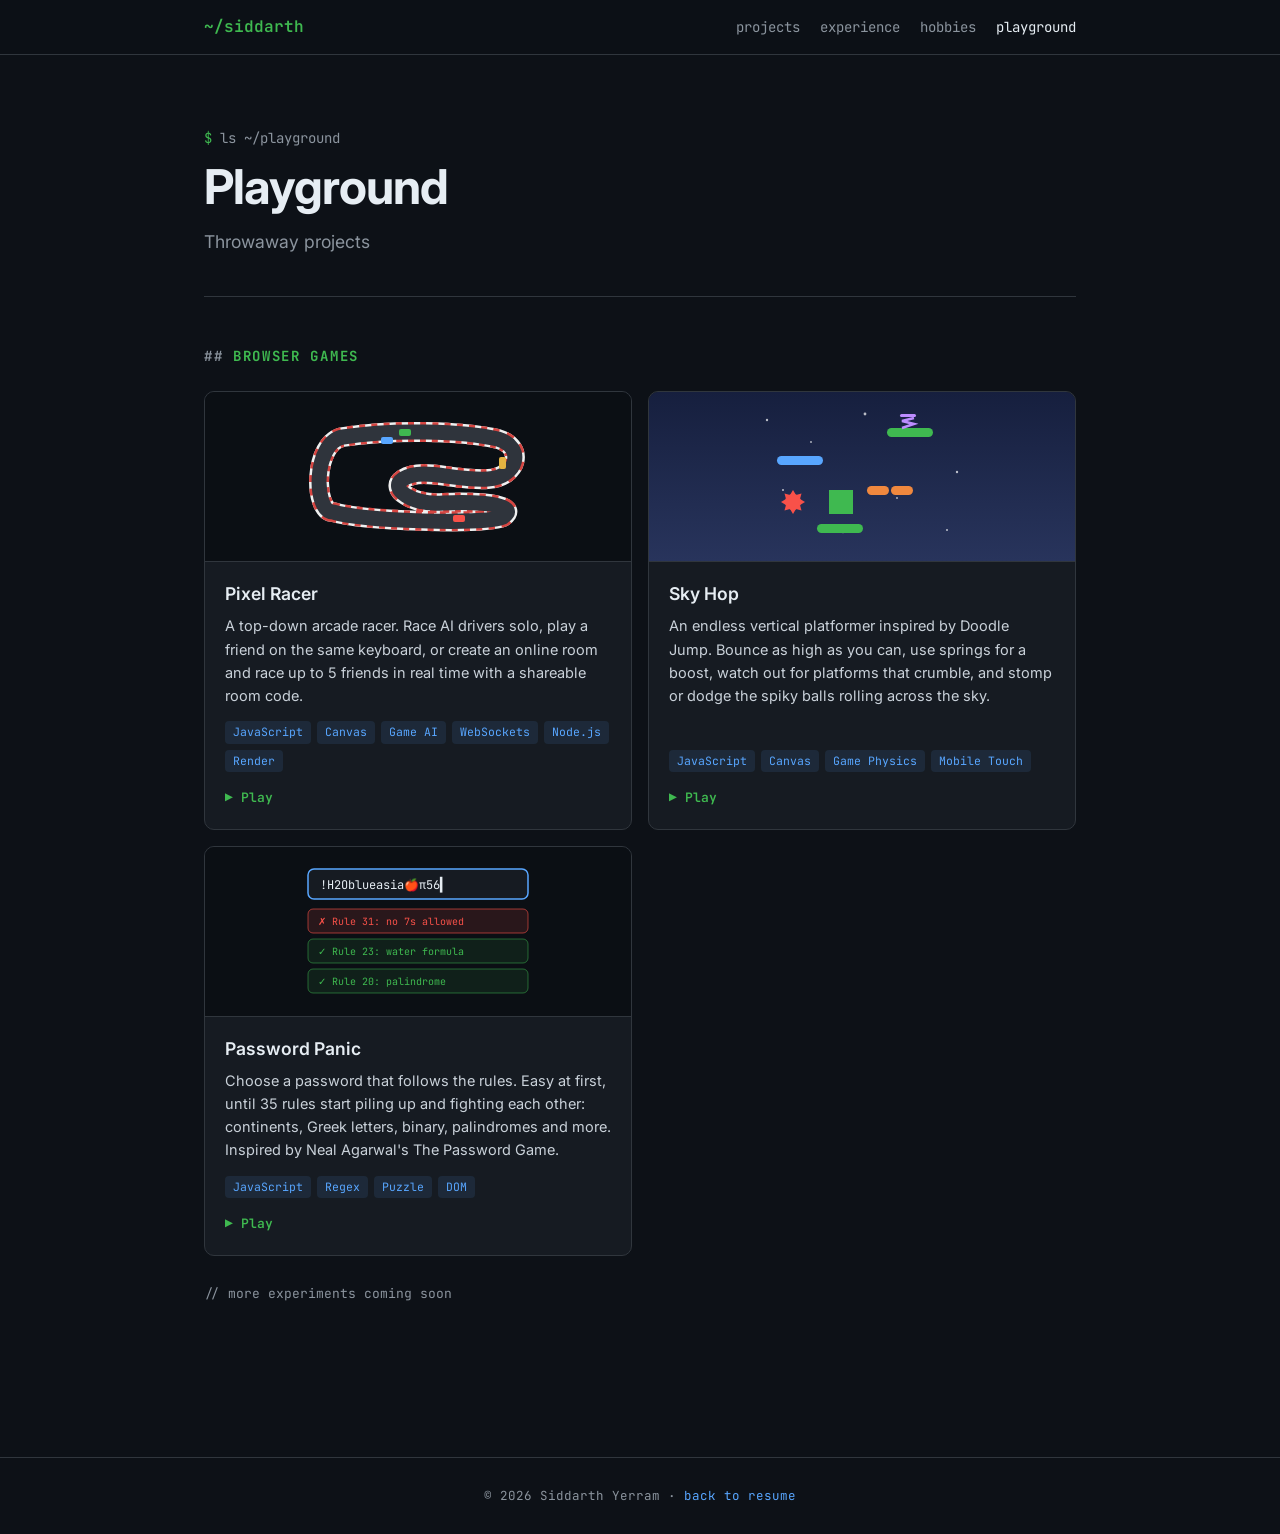
<file: playground.html>
<!DOCTYPE html>
<html lang="en">
<head>
<meta charset="UTF-8">
<meta name="viewport" content="width=device-width, initial-scale=1.0">
<title>Playground — Siddarth Yerram</title>
<meta name="description" content="Small browser games and throwaway experiments by Siddarth Yerram.">
<link rel="preconnect" href="https://fonts.googleapis.com">
<link rel="preconnect" href="https://fonts.gstatic.com" crossorigin>
<link href="https://fonts.googleapis.com/css2?family=JetBrains+Mono:wght@400;600&family=Inter:wght@400;500;600;700&display=swap" rel="stylesheet">
<style>
  :root {
    --bg: #0d1117; --panel: #161b22; --border: #30363d; --text: #e6edf3; --muted: #8b949e;
    --accent: #3fb950; --accent-2: #58a6ff;
    --mono: 'JetBrains Mono', ui-monospace, monospace;
    --sans: 'Inter', system-ui, -apple-system, sans-serif;
  }
  * { box-sizing: border-box; margin: 0; padding: 0; }
  body { background: var(--bg); color: var(--text); font-family: var(--sans); line-height: 1.6; }
  a { color: var(--accent-2); text-decoration: none; }
  a:hover { text-decoration: underline; }

  nav { position: sticky; top: 0; z-index: 10; background: rgba(13,17,23,0.9); backdrop-filter: blur(8px); border-bottom: 1px solid var(--border); }
  nav .inner { max-width: 920px; margin: 0 auto; padding: 14px 24px; display: flex; justify-content: space-between; align-items: center; gap: 16px; flex-wrap: wrap; }
  nav .logo { font-family: var(--mono); font-weight: 600; color: var(--accent); }
  nav ul { list-style: none; display: flex; gap: 20px; flex-wrap: wrap; }
  nav ul a { color: var(--muted); font-size: 14px; font-family: var(--mono); }
  nav ul a:hover, nav ul a.active { color: var(--text); text-decoration: none; }

  main { max-width: 920px; margin: 0 auto; padding: 0 24px 80px; }
  header { padding: 72px 0 40px; border-bottom: 1px solid var(--border); }
  .prompt { font-family: var(--mono); color: var(--muted); font-size: 14px; margin-bottom: 12px; }
  .prompt span { color: var(--accent); }
  h1 { font-size: clamp(2rem, 5vw, 3rem); line-height: 1.1; letter-spacing: -0.02em; }
  .tagline { font-size: 1.1rem; color: var(--muted); margin-top: 14px; max-width: 620px; }

  section { padding: 48px 0 8px; }
  h2 { font-family: var(--mono); font-size: 14px; text-transform: uppercase; letter-spacing: 0.12em; color: var(--accent); margin-bottom: 24px; }
  h2::before { content: '## '; color: var(--muted); }

  .grid { display: grid; grid-template-columns: repeat(auto-fill, minmax(min(100%, 380px), 1fr)); gap: 16px; }
  .card {
    background: var(--panel); border: 1px solid var(--border); border-radius: 10px;
    overflow: hidden; display: flex; flex-direction: column; transition: border-color .15s, transform .15s;
  }
  .card:hover { border-color: var(--accent); transform: translateY(-2px); }
  .preview { height: 170px; display: grid; place-items: center; border-bottom: 1px solid var(--border); background: #0b0f14; }
  .body { padding: 18px 20px 20px; display: flex; flex-direction: column; flex: 1; }
  .card h3 { font-size: 1.1rem; font-weight: 600; color: var(--text); }
  .card p { color: #c9d1d9; font-size: 14.5px; margin-top: 6px; flex: 1; }
  .tags { display: flex; flex-wrap: wrap; gap: 6px; margin-top: 14px; }
  .tag { font-family: var(--mono); font-size: 11.5px; color: var(--accent-2); background: rgba(88,166,255,0.1); border-radius: 4px; padding: 2px 8px; }
  .play { margin-top: 16px; font-family: var(--mono); font-size: 13px; font-weight: 600; color: var(--accent); }


  .note { margin-top: 28px; font-family: var(--mono); font-size: 13px; color: var(--muted); }
  footer { border-top: 1px solid var(--border); margin-top: 64px; padding: 28px 0; font-family: var(--mono); font-size: 12.5px; color: var(--muted); text-align: center; }
</style>
</head>
<body>

<nav>
  <div class="inner">
    <a class="logo" href="index.html">~/siddarth</a>
    <ul>
      <li><a href="index.html#projects">projects</a></li>
      <li><a href="index.html#experience">experience</a></li>
      <li><a href="index.html#hobbies">hobbies</a></li>
      <li><a href="playground.html" class="active">playground</a></li>
    </ul>
  </div>
</nav>

<main>
  <header>
    <p class="prompt"><span>$</span> ls ~/playground</p>
    <h1>Playground</h1>
    <p class="tagline">Throwaway projects</p>
  </header>

  <section>
    <h2>Browser Games</h2>
    <div class="grid">

      <a class="card" href="games/racer.html" style="text-decoration:none">
        <div class="preview">
          <svg width="230" height="120" viewBox="0 0 230 120">
            <path d="M30,95 C10,95 10,25 40,20 C90,12 160,14 195,22 C222,30 215,60 185,62 C150,64 120,50 100,62 C85,72 110,88 140,86 C190,84 215,90 200,100 C180,108 60,104 30,95 Z"
                  fill="none" stroke="#f0f0f0" stroke-width="20" stroke-linejoin="round"/>
            <path d="M30,95 C10,95 10,25 40,20 C90,12 160,14 195,22 C222,30 215,60 185,62 C150,64 120,50 100,62 C85,72 110,88 140,86 C190,84 215,90 200,100 C180,108 60,104 30,95 Z"
                  fill="none" stroke="#d64541" stroke-width="20" stroke-dasharray="6 6" stroke-linejoin="round"/>
            <path d="M30,95 C10,95 10,25 40,20 C90,12 160,14 195,22 C222,30 215,60 185,62 C150,64 120,50 100,62 C85,72 110,88 140,86 C190,84 215,90 200,100 C180,108 60,104 30,95 Z"
                  fill="none" stroke="#2f343c" stroke-width="15" stroke-linejoin="round"/>
            <rect x="96" y="12" width="12" height="7" rx="2" fill="#3fb950"/>
            <rect x="78" y="20" width="12" height="7" rx="2" fill="#58a6ff"/>
            <rect x="150" y="98" width="12" height="7" rx="2" fill="#f85149"/>
            <rect x="196" y="40" width="7" height="12" rx="2" fill="#e3b341"/>
          </svg>
        </div>
        <div class="body">
          <h3>Pixel Racer</h3>
          <p>A top-down arcade racer. Race AI drivers solo, play a friend on the same keyboard, or create an online room
             and race up to 5 friends in real time with a shareable room code.</p>
          <div class="tags"><span class="tag">JavaScript</span><span class="tag">Canvas</span><span class="tag">Game AI</span><span class="tag">WebSockets</span><span class="tag">Node.js</span><span class="tag">Render</span></div>
          <span class="play">▶ Play</span>
        </div>
      </a>

      <a class="card" href="games/sky-hop.html" style="text-decoration:none">
        <div class="preview" style="background: linear-gradient(#161f3e, #28345c);">
          <svg width="230" height="150" viewBox="0 0 230 150">
            <!-- stars -->
            <g fill="#ffffff" opacity="0.7">
              <circle cx="20" cy="18" r="1.2"/><circle cx="64" cy="40" r="0.9"/><circle cx="118" cy="12" r="1.4"/>
              <circle cx="176" cy="30" r="1"/><circle cx="210" cy="70" r="1.2"/><circle cx="36" cy="88" r="1"/>
              <circle cx="150" cy="96" r="0.9"/><circle cx="96" cy="130" r="1.2"/><circle cx="200" cy="128" r="1"/>
            </g>
            <!-- platforms -->
            <rect x="140" y="26" width="46" height="9" rx="4.5" fill="#3fb950"/>
            <rect x="30" y="54" width="46" height="9" rx="4.5" fill="#58a6ff"/>
            <rect x="120" y="84" width="22" height="9" rx="4.5" fill="#f0883e"/>
            <rect x="144" y="84" width="22" height="9" rx="4.5" fill="#f0883e"/>
            <rect x="70" y="122" width="46" height="9" rx="4.5" fill="#3fb950"/>
            <!-- spring -->
            <polyline points="155,26 167,22 155,19 167,16" fill="none" stroke="#bc8cff" stroke-width="2.5"/>
            <rect x="153" y="12" width="16" height="3" rx="1.5" fill="#bc8cff"/>
            <!-- player -->
            <rect x="82" y="88" width="24" height="24" fill="#3fb950"/>
            <!-- spiky ball -->
            <g transform="translate(46 100)" fill="#f85149">
              <circle r="8"/>
              <polygon points="0,-12 3,-7 -3,-7"/><polygon points="0,12 3,7 -3,7"/>
              <polygon points="-12,0 -7,3 -7,-3"/><polygon points="12,0 7,3 7,-3"/>
              <polygon points="-8.5,-8.5 -3,-7 -7,-3"/><polygon points="8.5,-8.5 3,-7 7,-3"/>
              <polygon points="-8.5,8.5 -3,7 -7,3"/><polygon points="8.5,8.5 3,7 7,3"/>
            </g>
          </svg>
        </div>
        <div class="body">
          <h3>Sky Hop</h3>
          <p>An endless vertical platformer inspired by Doodle Jump. Bounce as high as you can, use springs for a boost,
             watch out for platforms that crumble, and stomp or dodge the spiky balls rolling across the sky.</p>
          <div class="tags"><span class="tag">JavaScript</span><span class="tag">Canvas</span><span class="tag">Game Physics</span><span class="tag">Mobile Touch</span></div>
          <span class="play">▶ Play</span>
        </div>
      </a>

      <a class="card" href="games/password-panic.html" style="text-decoration:none">
        <div class="preview">
          <svg width="250" height="140" viewBox="0 0 250 140" font-family="JetBrains Mono, monospace">
            <rect x="15" y="8" width="220" height="30" rx="6" fill="#161b22" stroke="#58a6ff" stroke-width="1.5"/>
            <text x="27" y="28" font-size="12" fill="#e6edf3">!H2Oblueasia🍎π56▍</text>
            <rect x="15" y="48" width="220" height="24" rx="5" fill="rgba(248,81,73,0.12)" stroke="rgba(248,81,73,0.6)"/>
            <text x="25" y="64" font-size="10" fill="#f85149">✗ Rule 31: no 7s allowed</text>
            <rect x="15" y="78" width="220" height="24" rx="5" fill="rgba(63,185,80,0.10)" stroke="rgba(63,185,80,0.5)"/>
            <text x="25" y="94" font-size="10" fill="#3fb950">✓ Rule 23: water formula</text>
            <rect x="15" y="108" width="220" height="24" rx="5" fill="rgba(63,185,80,0.10)" stroke="rgba(63,185,80,0.5)"/>
            <text x="25" y="124" font-size="10" fill="#3fb950">✓ Rule 20: palindrome</text>
          </svg>
        </div>
        <div class="body">
          <h3>Password Panic</h3>
          <p>Choose a password that follows the rules. Easy at first, until 35 rules start piling up and fighting each other:
             continents, Greek letters, binary, palindromes and more. Inspired by Neal Agarwal's The Password Game.</p>
          <div class="tags"><span class="tag">JavaScript</span><span class="tag">Regex</span><span class="tag">Puzzle</span><span class="tag">DOM</span></div>
          <span class="play">▶ Play</span>
        </div>
      </a>

    </div>
    <p class="note">// more experiments coming soon</p>
  </section>
</main>

<footer>
  © <span id="yr"></span> Siddarth Yerram · <a href="index.html">back to resume</a>
</footer>
<script>
  document.getElementById('yr').textContent = new Date().getFullYear();
</script>
</body>
</html>
</file>
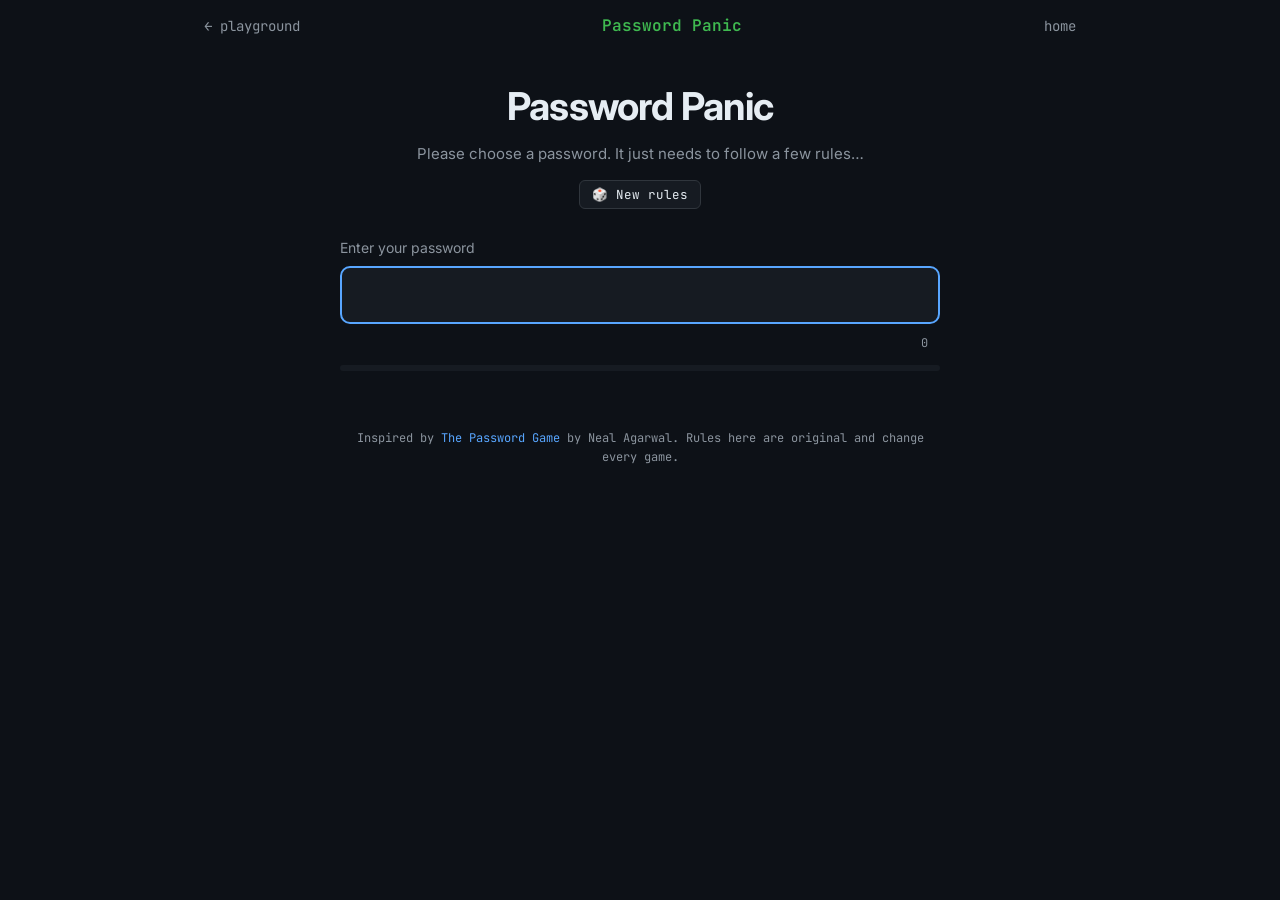
<file: games/password-panic.html>
<!DOCTYPE html>
<html lang="en">
<head>
<meta charset="UTF-8">
<meta name="viewport" content="width=device-width, initial-scale=1.0">
<title>Password Panic · Siddarth Yerram</title>
<link rel="preconnect" href="https://fonts.googleapis.com">
<link rel="preconnect" href="https://fonts.gstatic.com" crossorigin>
<link href="https://fonts.googleapis.com/css2?family=JetBrains+Mono:wght@400;600&family=Inter:wght@400;500;600;700&display=swap" rel="stylesheet">
<style>
  :root {
    --bg: #0d1117; --panel: #161b22; --border: #30363d; --text: #e6edf3; --muted: #8b949e;
    --accent: #3fb950; --accent-2: #58a6ff; --red: #f85149; --orange: #f0883e;
    --mono: 'JetBrains Mono', ui-monospace, monospace;
    --sans: 'Inter', system-ui, -apple-system, sans-serif;
  }
  * { box-sizing: border-box; margin: 0; padding: 0; }
  body { background: var(--bg); color: var(--text); font-family: var(--sans); line-height: 1.55; }
  header.top {
    max-width: 920px; margin: 0 auto; padding: 14px 24px;
    display: flex; justify-content: space-between; align-items: center;
  }
  header.top a { color: var(--muted); font-family: var(--mono); font-size: 14px; text-decoration: none; }
  header.top a:hover { color: var(--text); }
  header.top .title { font-family: var(--mono); font-weight: 600; color: var(--accent); }

  main { max-width: 640px; margin: 0 auto; padding: 24px 20px 80px; }
  h1 { font-size: clamp(1.8rem, 5vw, 2.4rem); text-align: center; letter-spacing: -0.02em; }
  .sub { text-align: center; color: var(--muted); margin-top: 6px; font-size: 15px; }

  .field { margin-top: 28px; position: relative; }
  .field label { display: block; font-size: 14px; color: var(--muted); margin-bottom: 8px; }
  textarea {
    width: 100%; min-height: 58px; resize: none; overflow: hidden;
    background: var(--panel); color: var(--text); border: 2px solid var(--border); border-radius: 10px;
    padding: 14px 16px; font-family: var(--mono); font-size: 18px; line-height: 1.5;
    outline: none; transition: border-color .15s;
    word-break: break-all;
  }
  textarea:focus { border-color: var(--accent-2); }
  .field.won textarea { border-color: var(--accent); }
  .count { position: absolute; right: 12px; bottom: -22px; font-family: var(--mono); font-size: 12px; color: var(--muted); }

  .progress { margin-top: 34px; height: 6px; background: var(--panel); border-radius: 99px; overflow: hidden; }
  .progress div { height: 100%; width: 0; background: var(--accent); transition: width .3s ease; }
  .progress-label { font-family: var(--mono); font-size: 12px; color: var(--muted); margin-top: 6px; text-align: right; }

  .rules { margin-top: 18px; display: flex; flex-direction: column; gap: 12px; }
  .rule {
    border: 1px solid var(--border); border-radius: 10px; overflow: hidden; background: var(--panel);
    animation: pop .35s ease;
  }
  @keyframes pop { from { opacity: 0; transform: translateY(-10px) scale(.98); } to { opacity: 1; transform: none; } }
  .rule .head {
    padding: 6px 14px; font-family: var(--mono); font-size: 12.5px; font-weight: 600;
    display: flex; align-items: center; gap: 8px;
  }
  .rule .text { padding: 10px 14px 12px; font-size: 15px; }
  .rule.bad { border-color: rgba(248,81,73,0.6); }
  .rule.bad .head { background: rgba(248,81,73,0.14); color: var(--red); }
  .rule.ok { border-color: rgba(63,185,80,0.5); }
  .rule.ok .head { background: rgba(63,185,80,0.12); color: var(--accent); }
  .rule .hint { display: block; margin-top: 6px; font-family: var(--mono); font-size: 12.5px; color: var(--muted); }
  .insert {
    display: inline-block; cursor: pointer; border: 1px solid var(--border); border-radius: 6px;
    padding: 0 7px; margin: 0 2px; background: var(--bg); font-size: 16px; line-height: 1.6;
    transition: border-color .15s, transform .1s;
  }
  .insert:hover { border-color: var(--accent-2); transform: translateY(-1px); }
  .swatch-q { font-family: var(--mono); color: var(--accent-2); }

  .win {
    display: none; margin-top: 26px; text-align: center; padding: 26px 20px;
    border: 1px solid rgba(63,185,80,0.6); border-radius: 12px; background: rgba(63,185,80,0.08);
  }
  .win.show { display: block; animation: pop .4s ease; }
  .win h2 { font-size: 1.6rem; color: var(--accent); }
  .win p { color: #c9d1d9; margin-top: 6px; }
  .btn {
    margin-top: 16px; font-family: var(--mono); font-size: 13px; padding: 8px 16px; cursor: pointer;
    border: 1px solid var(--accent); border-radius: 6px; background: var(--accent); color: #0d1117; font-weight: 600;
  }
  .new {
    margin-top: 8px; font-family: var(--mono); font-size: 12.5px; padding: 5px 12px; cursor: pointer;
    border: 1px solid var(--border); border-radius: 6px; background: var(--panel); color: var(--text);
  }
  .new:hover { border-color: var(--accent-2); }
  .captcha { display: flex; align-items: center; gap: 10px; margin-top: 10px; }
  .captcha img { border-radius: 6px; border: 1px solid var(--border); display: block; }
  .refresh {
    cursor: pointer; font-size: 20px; line-height: 1; padding: 6px 10px; border: 1px solid var(--border);
    border-radius: 6px; background: var(--bg); color: var(--text); user-select: none;
  }
  .refresh:hover { border-color: var(--accent-2); }
  .credit { margin-top: 40px; text-align: center; font-family: var(--mono); font-size: 12px; color: var(--muted); }
  .credit a { color: var(--accent-2); text-decoration: none; }
</style>
</head>
<body>

<header class="top">
  <a href="../playground.html">← playground</a>
  <span class="title">Password Panic</span>
  <a href="../index.html">home</a>
</header>

<main>
  <h1>Password Panic</h1>
  <p class="sub">Please choose a password. It just needs to follow a few rules…</p>
  <p class="sub"><button class="new" id="newGame">🎲 New rules</button></p>

  <div class="field" id="field">
    <label for="pw">Enter your password</label>
    <textarea id="pw" rows="1" spellcheck="false" autocomplete="off" autocapitalize="off"></textarea>
    <span class="count" id="count">0</span>
  </div>

  <div class="progress"><div id="bar"></div></div>
  <p class="progress-label" id="plabel"></p>

  <div class="win" id="win">
    <h2>Password accepted!</h2>
    <p id="winText"></p>
    <button class="btn" id="again">Play again</button>
  </div>

  <div class="rules" id="rules"></div>

  <p class="credit">Inspired by <a href="https://neal.fun/password-game/" target="_blank" rel="noopener">The Password Game</a> by Neal Agarwal. Rules here are original and change every game.</p>
</main>

<script>
(() => {
  const pw = document.getElementById('pw');
  const rulesEl = document.getElementById('rules');
  const countEl = document.getElementById('count');
  const bar = document.getElementById('bar');
  const plabel = document.getElementById('plabel');
  const win = document.getElementById('win');
  const winText = document.getElementById('winText');
  const field = document.getElementById('field');

  // ---------- helpers ----------
  const RI = (a, b) => a + Math.floor(Math.random() * (b - a + 1));
  const pick = arr => arr[Math.floor(Math.random() * arr.length)];
  const shuffle = arr => { const a = [...arr]; for (let i = a.length - 1; i > 0; i--) { const j = RI(0, i); [a[i], a[j]] = [a[j], a[i]]; } return a; };
  const chars = s => Array.from(s);                       // counts emoji as one character
  const norm = s => s.toLowerCase().replace(/\s/g, '');   // ignore case and spaces for word rules
  const has = (s, list) => list.some(w => norm(s).includes(w));
  const digitSum = s => (s.match(/\d/g) || []).reduce((a, d) => a + Number(d), 0);
  const eIn = w => (w.toLowerCase().match(/e/g) || []).length;
  const upperIn = s => (s.match(/[A-Z]/g) || []).length;
  const chip = c => `<span class="insert" data-ins="${c}">${c}</span>`;
  const chips = arr => arr.map(chip).join('') + '<span class="hint">click one to add it</span>';
  const DAYS = ['sunday', 'monday', 'tuesday', 'wednesday', 'thursday', 'friday', 'saturday'];

  function hasPalindrome(s) {
    const t = s.toLowerCase().replace(/[^a-z]/g, '');
    for (let len = 4; len <= t.length; len++)
      for (let i = 0; i + len <= t.length; i++) {
        const sub = t.slice(i, i + len);
        if (sub === [...sub].reverse().join('')) return true;
      }
    return false;
  }
  function hasAlphabetRun(s) {
    const t = s.toLowerCase();
    for (let i = 0; i + 2 < t.length; i++) {
      const a = t.charCodeAt(i);
      if (a >= 97 && a <= 120 && t.charCodeAt(i + 1) === a + 1 && t.charCodeAt(i + 2) === a + 2) return true;
    }
    return false;
  }
  const PRIMES2 = new Set([11,13,17,19,23,29,31,37,41,43,47,53,59,61,67,71,73,79,83,89,97]);
  function hasTwoDigitPrime(s) {
    for (let i = 0; i + 1 < s.length; i++) {
      const two = s.slice(i, i + 2);
      if (/^\d\d$/.test(two) && PRIMES2.has(Number(two))) return true;
    }
    return false;
  }
  const hasNumberAbove = (s, x) => (s.match(/\d+/g) || []).some(n => {
    const t = n.replace(/^0+/, '');
    return t.length > 6 || Number(t) > x;
  });

  // ---------- word lists ----------
  const CONTINENTS = ['asia','africa','europe','antarctica','australia','oceania','northamerica','southamerica'];
  const ANIMALS3 = ['cat','dog','cow','pig','owl','bat','ant','bee','fox','rat','emu','yak','elk','eel','ape','hen','ram','gnu','jay','cod','koi','boa','doe','ewe','hog','pup','cub'];
  const INSTRUMENTS = ['piano','guitar','drum','violin','viola','cello','flute','trumpet','harp','clarinet','saxophone','tuba','trombone','oboe','banjo','ukulele','harmonica','accordion','xylophone','bass','organ'];
  const CAPITALS = ['paris','london','rome','madrid','berlin','tokyo','beijing','delhi','cairo','lima','oslo','moscow','ottawa','canberra','dublin','lisbon','vienna','athens','seoul','bangkok','hanoi','manila','jakarta','nairobi','accra','rabat','tunis','havana','quito','bogota','santiago','caracas','washington','mexicocity','stockholm','helsinki','copenhagen','warsaw','prague','budapest','brussels','amsterdam','bern','kyiv','ankara','tehran','baghdad','riyadh','doha','kabul','dhaka','islamabad','kathmandu','beirut','amman','minsk','riga','sofia','abuja','kampala','harare','lusaka','wellington','brasilia','montevideo','buenosaires','reykjavik','singapore'];
  const ZODIAC = ['aries','taurus','gemini','cancer','leo','virgo','libra','scorpio','sagittarius','capricorn','aquarius','pisces'];
  const PLANETS = ['mercury','venus','earth','mars','jupiter','saturn','uranus','neptune'];
  const OCEANS = ['pacific','atlantic','indian','arctic','southern'];
  const FRUIT = ['🍎','🍏','🍐','🍊','🍋','🍌','🍉','🍇','🍓','🫐','🍈','🍒','🍑','🥭','🍍','🥥','🥝'];
  const SCRAMBLE_WORDS = ['pizza','robot','cactus','dragon','wizard','banana','galaxy','harbor','island','parrot','violin','tomato','rhino','koala','tundra','yogurt','walrus','donut','compass'];
  const BACKWARD_WORDS = ['password','rainbow','dolphin','tornado','avocado','flamingo','origami','popcorn'];
  const SHAPES = [[3,'triangle'],[5,'pentagon'],[6,'hexagon'],[7,'heptagon'],[8,'octagon'],[10,'decagon']];
  const SPELLED = [
    ['how many legs a spider has', 'eight'], ['how many sides a triangle has', 'three'],
    ['how many days are in a week', 'seven'], ['how many legs a dog has', 'four'],
    ['how many fingers are on one hand', 'five'], ['how many planets are in our solar system', 'eight'],
    ['how many months are in a year', 'twelve'], ['how many sides a hexagon has', 'six'],
    ['how many wheels a tricycle has', 'three'], ['how many players are on a basketball team on the court', 'five'],
  ];
  const TRIVIA = [
    ['the number of hours in a day', '24'], ['the number of minutes in an hour', '60'],
    ['the number of degrees in a right angle', '90'], ['the freezing point of water in °F', '32'],
    ['the boiling point of water in °C', '100'], ['the number of US states', '50'],
    ['the number of keys on a standard piano', '88'], ['the number of players on a soccer team on the field', '11'],
    ['the number of days in a leap year', '366'], ['the number of cards in a deck (no jokers)', '52'],
    ['the number of bones in an adult human body', '206'], ['the number of seconds in a minute', '60'],
  ];
  const CHEMS = [['water','H2O'],['carbon dioxide','CO2'],['table salt','NaCl'],['methane','CH4'],['ammonia','NH3'],['oxygen gas','O2']];
  const ANTONYMS = [
    ['hot', ['cold','cool','chilly']], ['big', ['small','tiny','little']], ['fast', ['slow']],
    ['day', ['night']], ['happy', ['sad','unhappy']], ['light', ['dark','heavy']], ['wet', ['dry']],
    ['loud', ['quiet','soft','silent']], ['win', ['lose','loss']], ['full', ['empty']],
  ];

  // ---------- captcha ----------
  function makeCaptcha(banned) {
    const pool = 'abcdfghjkmnpqrstuvwxyz' + '23456789'.replace(String(banned), '');
    let text = '';
    for (let i = 0; i < 5; i++) text += pick(pool);
    const c = document.createElement('canvas');
    c.width = 200; c.height = 64;
    const g = c.getContext('2d');
    g.fillStyle = '#e6edf3'; g.fillRect(0, 0, 200, 64);
    for (let i = 0; i < 6; i++) {                       // noise lines
      g.strokeStyle = `hsl(${RI(0, 360)},40%,60%)`; g.lineWidth = RI(1, 2);
      g.beginPath(); g.moveTo(RI(0, 200), RI(0, 64));
      g.bezierCurveTo(RI(0, 200), RI(0, 64), RI(0, 200), RI(0, 64), RI(0, 200), RI(0, 64)); g.stroke();
    }
    [...text].forEach((ch, i) => {                      // wobbly letters
      g.save();
      g.translate(22 + i * 36, 36 + RI(-6, 6));
      g.rotate((Math.random() - 0.5) * 0.7);
      g.font = `${RI(600, 800)} ${RI(28, 36)}px Georgia, serif`;
      g.fillStyle = `hsl(${RI(0, 360)},55%,32%)`;
      g.textAlign = 'center'; g.textBaseline = 'middle';
      g.fillText(ch, 0, 0);
      g.restore();
    });
    for (let i = 0; i < 60; i++) { g.fillStyle = `rgba(0,0,0,${Math.random() * 0.3})`; g.fillRect(RI(0, 200), RI(0, 64), 2, 2); }
    return { text, img: c.toDataURL() };
  }

  // ---------- build a random game ----------
  let game;

  function newGame() {
    const banned = RI(2, 9);                    // a digit that will be outlawed near the end
    const okNum = n => !String(n).includes(String(banned));
    const gen = f => { for (let i = 0; i < 1000; i++) { const v = f(); if (v) return v; } };
    const g = { banned, captcha: makeCaptcha(banned) };

    // Middle rules: each is a factory so its numbers and words are random every game
    const POOL = {
      digitSum: () => { const k = RI(5, 9);
        return { text: `The digits in your password must add up to a multiple of ${k}.`,
          check: s => { const d = digitSum(s); return d > 0 && d % k === 0; },
          hint: s => 'current digit sum: ' + digitSum(s) }; },
      captcha: () => ({
        text: () => `Your password must include this captcha:<span class="captcha"><img src="${g.captcha.img}" alt="captcha" width="200" height="64"><span class="refresh" title="new captcha">↻</span></span>`,
        check: s => s.includes(g.captcha.text), sample: () => g.captcha.text }),
      color: () => ({ text: 'Your password must include a primary color.', check: s => has(s, ['red','blue','yellow']), eMin: 1, sample: 'blue' }),
      emoji: () => ({ text: 'Your password must include an emoji. ' + chips(['😀','⭐','🌈']), check: s => /\p{Extended_Pictographic}/u.test(s), sample: '😀' }),
      multiply: () => { const [a, b] = gen(() => { const a = RI(3, 12), b = RI(3, 12); return okNum(a * b) && [a, b]; });
        return { text: `Your password must include the answer to ${a} × ${b}.`, check: s => s.includes(String(a * b)), sample: String(a * b) }; },
      continent: () => ({ text: 'Your password must include a continent.', check: s => has(s, CONTINENTS), sample: 'asia' }),
      alphabet: () => ({ text: 'Your password must include three letters of the alphabet in a row, like "abc".', check: hasAlphabetRun, sample: 'xyz' }),
      animal: () => ({ text: 'Your password must include an animal with a three-letter name.', check: s => has(s, ANIMALS3), sample: 'cat' }),
      shape: () => { const [n, name] = pick(SHAPES);
        return { text: `Your password must include the name of a shape with ${n} sides.`, check: s => norm(s).includes(name), eMin: eIn(name), sample: name }; },
      prime: () => ({ text: 'Your password must include a two-digit prime number.', check: hasTwoDigitPrime, sample: '11' }),
      today: () => { const d = DAYS[new Date().getDay()];
        return { text: 'Your password must include the day of the week it is today.', check: s => norm(s).includes(DAYS[new Date().getDay()]), eMin: eIn(d), sample: () => DAYS[new Date().getDay()] }; },
      backwards: () => { const w = pick(BACKWARD_WORDS);
        return { text: `Your password must include the word "${w}" spelled backwards.`, check: s => norm(s).includes([...w].reverse().join('')), sample: [...w].reverse().join('') }; },
      greek: () => ({ text: 'Your password must include a Greek letter. ' + chips(['α','β','π','λ','Ω']), check: s => /[Ͱ-Ͽ]/.test(s), sample: 'π' }),
      sqrt: () => { const k = gen(() => { const k = RI(4, 25); return okNum(k) && k; });
        return { text: `Your password must include the square root of ${k * k}.`, check: s => s.includes(String(k)), sample: String(k) }; },
      instrument: () => ({ text: 'Your password must include a musical instrument.', check: s => has(s, INSTRUMENTS), sample: 'piano' }),
      palindrome: () => ({ text: 'Your password must contain a palindrome of at least 4 letters (reads the same backward).', check: hasPalindrome, sample: 'noon' }),
      spelled: () => { const [q, a] = pick(SPELLED);
        return { text: `Your password must include ${q}, spelled out.`, check: s => norm(s).includes(a), eMin: eIn(a), sample: a }; },
      currency: () => ({ text: 'Your password must include a currency symbol. ' + chips(['$','€','£','¥']), check: s => /[$€£¥₹₩₽¢]/.test(s), sample: '€' }),
      chem: () => { const [n, f] = gen(() => { const c = pick(CHEMS); return okNum(c[1].replace(/\D/g, '') || 'x') && c; });
        return { text: `Your password must include the chemical formula for ${n}.`, check: s => s.includes(f), upperMin: upperIn(f), sample: f }; },
      binary: () => { const n = RI(3, 15);
        return { text: `Your password must include the number ${n} written in binary.`, check: s => s.includes(n.toString(2)), sample: n.toString(2) }; },
      capital: () => ({ text: 'Your password must include the capital city of a country.', check: s => has(s, CAPITALS), sample: 'lima' }),
      zodiac: () => ({ text: 'Your password must include a zodiac sign.', check: s => has(s, ZODIAC), sample: 'virgo' }),
      trivia: () => { const [q, a] = gen(() => { const t = pick(TRIVIA); return okNum(t[1]) && t; });
        return { text: `Your password must include ${q}.`, check: s => s.includes(a), sample: a }; },
      fruit: () => ({ text: 'Your password must include a fruit emoji. ' + chips(['🍎','🍌','🍇','🍓','🍍']), check: s => FRUIT.some(f => s.includes(f)), sample: '🍎' }),
      bigNumber: () => { const x = pick([500, 1000, 2000, 5000]);
        return { text: `Your password must include a number greater than ${x.toLocaleString()}.`, check: s => hasNumberAbove(s, x), sample: '11111' }; },
      anagram: () => { const w = pick(SCRAMBLE_WORDS);
        let sc; do { sc = shuffle([...w]).join(''); } while (sc === w);
        return { text: `Unscramble this word and include it in your password: <span class="swatch-q">${sc.toUpperCase()}</span>`, check: s => norm(s).includes(w), sample: w }; },
      sequence: () => { const [terms, ans] = gen(() => {
          const type = RI(0, 2); let t;
          if (type === 0) { const a = RI(1, 20), d = RI(2, 9); t = [0,1,2,3,4].map(i => a + i * d); }
          else if (type === 1) { const a = RI(1, 5), r = RI(2, 3); t = [0,1,2,3,4].map(i => a * r ** i); }
          else { const k = RI(1, 6); t = [0,1,2,3,4].map(i => (k + i) ** 2); }
          return okNum(t[4]) && t[4] < 1000 && [t.slice(0, 4), t[4]]; });
        return { text: `Your password must include the next number in this sequence: <span class="swatch-q">${terms.join(', ')}, ?</span>`, check: s => s.includes(String(ans)), sample: String(ans) }; },
      planet: () => ({ text: 'Your password must include a planet in our solar system.', check: s => has(s, PLANETS), sample: 'mars' }),
      ocean: () => ({ text: 'Your password must include one of the five oceans.', check: s => has(s, OCEANS), sample: 'pacific' }),
      arrow: () => ({ text: 'Your password must include an arrow. ' + chips(['→','←','↑','↓']), check: s => /[→←↑↓↔⇒⇐]/.test(s), sample: '→' }),
      weather: () => ({ text: 'Your password must include a weather emoji. ' + chips(['☀️','🌧️','❄️','⛅','⚡']), check: s => /[☀🌧❄⛅⚡🌩🌨🌦🌤☁🌪]/u.test(s), sample: '❄️' }),
      antonym: () => { const [w, answers] = pick(ANTONYMS);
        return { text: `Your password must include the opposite of "${w}".`, check: s => has(s, answers), eMin: Math.min(...answers.map(eIn)), sample: answers.slice().sort((a, b) => eIn(a) - eIn(b))[0] }; },
    };

    const start = [
      { text: `Your password must be at least ${RI(6, 10)} characters.`, check: null },
      { text: 'Your password must include a number.', check: s => /\d/.test(s) },
      { text: 'Your password must include an uppercase letter.', check: s => /[A-Z]/.test(s) },
      { text: 'Your password must include a special character.', check: s => /[^A-Za-z0-9\s]/.test(s) },
    ];
    const minLen = Number(start[0].text.match(/\d+/)[0]);
    start[0].check = s => chars(s).length >= minLen;

    // Always include the captcha and digit sum, then 22 other random rules, in random order
    const others = shuffle(Object.keys(POOL).filter(k => k !== 'captcha' && k !== 'digitSum')).slice(0, 22);
    const middle = shuffle(['captcha', 'digitSum', ...others]).map(k => POOL[k]());

    // Final twists, sized so the game is always solvable
    const eLimit = middle.reduce((a, r) => a + (r.eMin || 0), 0) + RI(0, 2);
    const forcedUpper = Math.max(1, ...middle.map(r => r.upperMin || 0));
    const upperN = forcedUpper + RI(1, 2);
    const even = Math.random() < 0.5;
    const endChar = pick(['!', '?', '.']);
    const endName = { '!': 'an exclamation mark', '?': 'a question mark', '.': 'a period' }[endChar];
    const twists = shuffle([
      { text: 'Your password may not contain any spaces.', check: s => !/\s/.test(s) },
      { text: `Your password may not contain the letter "e" more than ${eLimit} time${eLimit === 1 ? '' : 's'}.`,
        check: s => eIn(s) <= eLimit, hint: s => 'e count: ' + eIn(s) },
      { text: `The digit ${banned} is not allowed in your password.`, check: s => !s.includes(String(banned)) },
      { text: `Your password must contain exactly ${upperN} uppercase letters (A–Z).`,
        check: s => upperIn(s) === upperN, hint: s => 'uppercase letters: ' + upperIn(s) },
      { text: `The length of your password must be an ${even ? 'even' : 'odd'} number.`,
        check: s => chars(s).length % 2 === (even ? 0 : 1), hint: s => 'length: ' + chars(s).length },
      { text: `Your password must end with ${endName} ( ${endChar} ).`, check: s => s.endsWith(endChar) },
    ]);
    const finale = { text: 'The first and last characters of your password must be the same.',
      check: s => { const c = chars(s); return c.length > 1 && c[0] === c[c.length - 1]; } };

    g.rules = [...start, ...middle, ...twists, finale];
    g.meta = { banned, eLimit, upperN, even, endChar };
    return g;
  }

  // ---------- game loop ----------
  let revealed, startTime, won;

  function reset() {
    game = newGame();
    revealed = 1; startTime = null; won = false;
    pw.value = '';
    autoGrow(); render(); pw.focus();
  }

  function autoGrow() {
    pw.style.height = 'auto';
    pw.style.height = pw.scrollHeight + 'px';
  }

  function render() {
    const s = pw.value;
    const RULES = game.rules;
    countEl.textContent = chars(s).length;
    if (s && !startTime) startTime = Date.now();

    if (s.length) {
      while (revealed < RULES.length && RULES.slice(0, revealed).every(r => r.check(s))) revealed++;
    }
    const visible = s.length ? revealed : 0;
    const results = RULES.slice(0, visible).map(r => r.check(s));
    const passed = results.filter(Boolean).length;
    const order = results.map((ok, i) => ({ ok, i })).sort((a, b) => (a.ok - b.ok) || (b.i - a.i));

    rulesEl.innerHTML = order.map(({ ok, i }) => {
      const r = RULES[i];
      const text = typeof r.text === 'function' ? r.text() : r.text;
      const hint = r.hint && !ok ? `<span class="hint">${r.hint(s)}</span>` : '';
      return `<div class="rule ${ok ? 'ok' : 'bad'}" data-i="${i}">
        <div class="head">${ok ? '✓' : '✗'} Rule ${i + 1}</div>
        <div class="text">${text}${hint}</div>
      </div>`;
    }).join('');

    bar.style.width = (passed / RULES.length * 100) + '%';
    plabel.textContent = visible ? `${passed} / ${RULES.length} rules` : '';

    const allDone = visible === RULES.length && passed === RULES.length;
    if (allDone && !won) {
      won = true;
      const secs = Math.round((Date.now() - startTime) / 1000);
      const mins = Math.floor(secs / 60);
      winText.textContent = `You beat all ${RULES.length} rules in ${mins ? mins + 'm ' : ''}${secs % 60}s with a ${chars(s).length}-character password.`;
    }
    if (!allDone) won = false;
    win.classList.toggle('show', allDone);
    field.classList.toggle('won', allDone);
  }

  rulesEl.addEventListener('mousedown', (e) => {
    if (e.target.closest('.refresh')) {          // new captcha
      e.preventDefault();
      game.captcha = makeCaptcha(game.banned);
      render(); pw.focus();
      return;
    }
    const t = e.target.closest('.insert');
    if (!t) return;
    e.preventDefault();
    const ins = t.dataset.ins;
    const start = pw.selectionStart ?? pw.value.length;
    const end = pw.selectionEnd ?? pw.value.length;
    pw.value = pw.value.slice(0, start) + ins + pw.value.slice(end);
    pw.focus();
    pw.selectionStart = pw.selectionEnd = start + ins.length;
    autoGrow(); render();
  });

  pw.addEventListener('input', () => { autoGrow(); render(); });
  pw.addEventListener('keydown', (e) => { if (e.key === 'Enter') e.preventDefault(); });
  document.getElementById('again').addEventListener('click', reset);
  document.getElementById('newGame').addEventListener('click', reset);

  reset();
})();
</script>
</body>
</html>
</file>
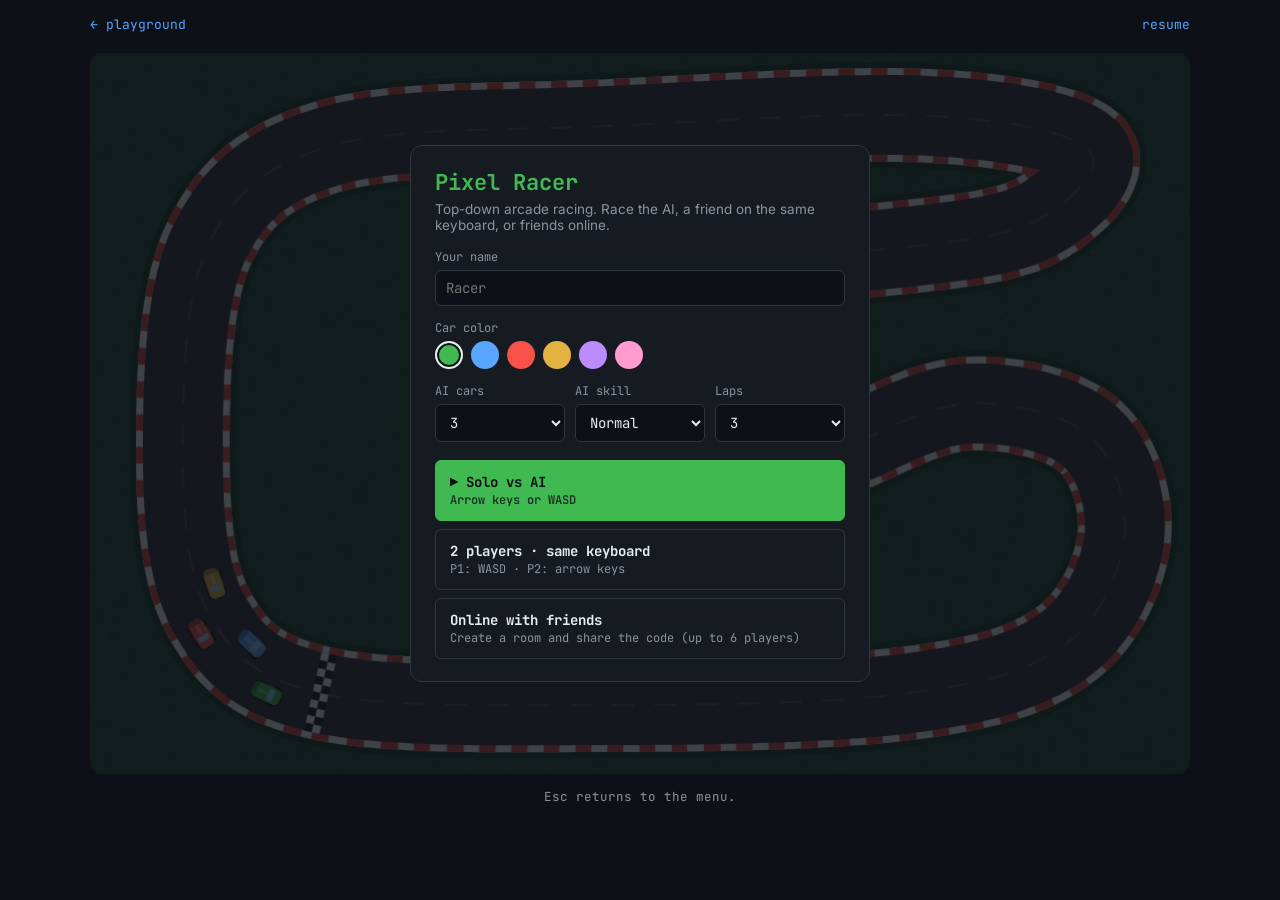
<file: games/racer.html>
<!DOCTYPE html>
<html lang="en">
<head>
<meta charset="UTF-8">
<meta name="viewport" content="width=device-width, initial-scale=1.0, user-scalable=no">
<title>Pixel Racer — Playground</title>
<link href="https://fonts.googleapis.com/css2?family=JetBrains+Mono:wght@400;600&family=Inter:wght@400;500;600&display=swap" rel="stylesheet">
<link rel="stylesheet" href="game.css">
<style>
  body { padding: 16px 12px 40px; }
  .topbar { max-width: 1100px; }
  .wrap { position: relative; width: min(100%, 1100px); user-select: none; -webkit-user-select: none; }
  canvas { width: 100%; height: auto; display: block; border: 1px solid var(--border); border-radius: 12px; background: #1d4a31; }

  .hud { position: absolute; top: 10px; left: 10px; right: 10px; display: flex; justify-content: space-between; gap: 8px; pointer-events: none; font-family: var(--mono); }
  .hud.hidden { display: none; }
  .hud .grp { display: flex; gap: 8px; }
  .hud .box { background: rgba(13,17,23,.8); border: 1px solid var(--border); border-radius: 8px; padding: 4px 12px; font-size: 11px; color: var(--muted); text-transform: uppercase; letter-spacing: .06em; }
  .hud .box b { display: block; font-size: 18px; color: var(--text); letter-spacing: 0; text-transform: none; }

  .overlay { position: absolute; inset: 0; display: grid; place-items: center; background: rgba(13,17,23,.78); border-radius: 12px; padding: 12px; }
  .overlay.clear { background: rgba(13,17,23,.35); }
  .hidden { display: none !important; }
  .panel { background: var(--panel); border: 1px solid var(--border); border-radius: 12px; padding: 22px 24px; width: min(100%, 460px); max-height: 100%; overflow: auto; }
  .panel h2 { font-family: var(--mono); color: var(--accent); font-size: 22px; margin-bottom: 4px; }
  .panel .lead { color: var(--muted); font-size: 13.5px; margin-bottom: 16px; }
  .field { display: flex; flex-direction: column; gap: 5px; margin-bottom: 14px; font-family: var(--mono); font-size: 12px; color: var(--muted); }
  input, select {
    font-family: var(--mono); font-size: 14px; color: var(--text); background: var(--bg);
    border: 1px solid var(--border); border-radius: 6px; padding: 8px 10px;
  }
  input:focus, select:focus { outline: none; border-color: var(--accent); }
  .row { display: flex; gap: 10px; }
  .row > * { flex: 1; }
  .swatches { display: flex; gap: 8px; }
  .swatch { width: 28px; height: 28px; border-radius: 50%; border: 2px solid transparent; cursor: pointer; }
  .swatch.on { border-color: var(--text); box-shadow: 0 0 0 2px var(--bg) inset; }
  .modes { display: flex; flex-direction: column; gap: 8px; margin-top: 4px; }
  .mode { text-align: left; padding: 12px 14px !important; }
  .mode b { display: block; font-size: 14px; }
  .mode span { color: var(--muted); font-size: 12px; }
  .mode.primary span { color: #0d1117cc; }
  .btnrow { display: flex; gap: 8px; margin-top: 14px; flex-wrap: wrap; }
  .btnrow .btn { flex: 1; }
  .err { color: var(--danger); font-family: var(--mono); font-size: 12.5px; min-height: 18px; margin-top: 8px; }
  .status { color: var(--muted); font-family: var(--mono); font-size: 12.5px; margin-top: 8px; }
  .code { font-family: var(--mono); font-size: 40px; font-weight: 600; letter-spacing: .25em; color: var(--accent); text-align: center; margin: 4px 0 2px; }
  .players { list-style: none; margin: 12px 0; display: flex; flex-direction: column; gap: 6px; }
  .players li { display: flex; align-items: center; gap: 10px; font-family: var(--mono); font-size: 13.5px; background: var(--bg); border: 1px solid var(--border); border-radius: 6px; padding: 7px 10px; }
  .dot { width: 12px; height: 12px; border-radius: 3px; flex: none; }
  .players .tag { margin-left: auto; color: var(--muted); font-size: 11px; }
  table.res { width: 100%; border-collapse: collapse; font-family: var(--mono); font-size: 13.5px; margin: 10px 0 4px; }
  table.res td { padding: 7px 6px; border-bottom: 1px solid var(--border); }
  table.res td:first-child { color: var(--muted); width: 34px; }
  table.res td:last-child { text-align: right; }
  table.res tr.me td { color: var(--accent); }

  .count { font-family: var(--mono); font-size: clamp(64px, 14vw, 140px); font-weight: 600; color: var(--accent); text-shadow: 0 0 40px #3fb95088; pointer-events: none; }
  .toast { position: absolute; bottom: 14px; left: 50%; transform: translateX(-50%); background: rgba(13,17,23,.85); border: 1px solid var(--border); border-radius: 8px; padding: 6px 14px; font-family: var(--mono); font-size: 13px; pointer-events: none; }

  .touch { display: none; width: min(100%, 1100px); justify-content: space-between; margin-top: 12px; gap: 12px; }
  .touch .grp { display: flex; gap: 10px; }
  .touch button { width: 72px; height: 72px; border-radius: 14px; font-size: 26px; touch-action: none; }
  .touch button.on { border-color: var(--accent); background: #1f2a22; }
  @media (pointer: coarse) { .touch.show { display: flex; } }
  .help { max-width: 1100px; }
</style>
</head>
<body>
  <div class="topbar"><a href="../playground.html">← playground</a><a href="../index.html">resume</a></div>

  <div class="wrap">
    <canvas id="c"></canvas>

    <div class="hud hidden" id="hud">
      <div class="grp">
        <div class="box">Lap<b id="hLap">1/3</b></div>
        <div class="box">Pos<b id="hPos">1/4</b></div>
      </div>
      <div class="grp">
        <div class="box" id="hP2box">P2 lap<b id="hLap2">1/3</b></div>
        <div class="box">Time<b id="hTime">0:00.0</b></div>
      </div>
    </div>

    <div class="overlay clear hidden" id="countWrap"><div class="count" id="count">3</div></div>
    <div class="toast hidden" id="toast"></div>

    <!-- main menu -->
    <div class="overlay" id="menu">
      <div class="panel">
        <h2>Pixel Racer</h2>
        <p class="lead">Top-down arcade racing. Race the AI, a friend on the same keyboard, or friends online.</p>
        <div class="row">
          <label class="field">Your name <input id="name" maxlength="14" placeholder="Racer"></label>
        </div>
        <div class="field">Car color <div class="swatches" id="swatches"></div></div>
        <div class="row">
          <label class="field">AI cars
            <select id="bots"><option>0</option><option>1</option><option>2</option><option selected>3</option><option>4</option><option>5</option></select>
          </label>
          <label class="field">AI skill
            <select id="skill"><option value="0.8">Easy</option><option value="0.88" selected>Normal</option><option value="0.95">Hard</option></select>
          </label>
          <label class="field">Laps
            <select id="laps"><option>1</option><option>2</option><option selected>3</option><option>5</option></select>
          </label>
        </div>
        <div class="modes">
          <button class="btn primary mode" id="mSolo"><b>▶ Solo vs AI</b><span>Arrow keys or WASD</span></button>
          <button class="btn mode" id="mLocal"><b>2 players · same keyboard</b><span>P1: WASD · P2: arrow keys</span></button>
          <button class="btn mode" id="mOnline"><b>Online with friends</b><span>Create a room and share the code (up to 6 players)</span></button>
        </div>
      </div>
    </div>

    <!-- online: create / join -->
    <div class="overlay hidden" id="online">
      <div class="panel">
        <h2>Online race</h2>
        <p class="lead">Create a room and send the code to your friends, or join theirs.</p>
        <button class="btn primary" style="width:100%" id="oCreate">Create a room</button>
        <div class="row" style="margin-top:12px; align-items:center">
          <input id="oCode" maxlength="4" placeholder="CODE" style="text-transform:uppercase; letter-spacing:.2em; text-align:center">
          <button class="btn" id="oJoin">Join room</button>
        </div>
        <div class="status" id="oStatus"></div>
        <div class="err" id="oErr"></div>
        <div class="btnrow"><button class="btn" id="oBack">← Back</button></div>
      </div>
    </div>

    <!-- online lobby -->
    <div class="overlay hidden" id="lobby">
      <div class="panel">
        <h2>Lobby</h2>
        <p class="lead">Room code (friends enter this to join):</p>
        <div class="code" id="lCode">----</div>
        <div class="btnrow" style="margin-top:6px"><button class="btn" id="lCopy">Copy invite link</button></div>
        <ul class="players" id="lPlayers"></ul>
        <div id="lHost">
          <label class="field">Laps
            <select id="lLaps"><option>1</option><option>2</option><option selected>3</option><option>5</option></select>
          </label>
          <button class="btn primary" style="width:100%" id="lStart">Start race</button>
        </div>
        <div class="status" id="lWait">Waiting for the host to start the race…</div>
        <div class="btnrow"><button class="btn" id="lLeave">Leave room</button></div>
      </div>
    </div>

    <!-- results -->
    <div class="overlay hidden" id="results">
      <div class="panel">
        <h2 id="rTitle">Finished!</h2>
        <table class="res" id="rTable"></table>
        <div class="status" id="rNote"></div>
        <div class="btnrow">
          <button class="btn primary" id="rAgain">Race again</button>
          <button class="btn" id="rMenu">Menu</button>
        </div>
      </div>
    </div>
  </div>

  <div class="touch" id="touch">
    <div class="grp"><button class="btn" data-k="left">◀</button><button class="btn" data-k="right">▶</button></div>
    <div class="grp"><button class="btn" data-k="down">▼</button><button class="btn" data-k="up">▲</button></div>
  </div>
  <p class="help" id="help">Esc returns to the menu.</p>

<script>
// =====================================================================
//  CONFIG: after deploying the server on Render, paste its URL here
//  (wss:// + your-app-name.onrender.com)
// =====================================================================
const SERVER_URL = 'wss://pixel-racer-4n1i.onrender.com';

const params = new URLSearchParams(location.search);
const WS_URL = params.get('server') || SERVER_URL;   // ?server=ws://localhost:3000 for local testing
const AUTOPILOT = params.has('autopilot');             // testing: the AI drives your car

// ---------------------------------------------------------------------
//  Canvas
// ---------------------------------------------------------------------
const W = 1100, H = 720, TRACK_W = 80, CAR_R = 13;
const canvas = document.getElementById('c');
const ctx = canvas.getContext('2d');
const DPR = Math.min(2, window.devicePixelRatio || 1);
canvas.width = W * DPR; canvas.height = H * DPR;
ctx.scale(DPR, DPR);

// ---------------------------------------------------------------------
//  Track: a smooth closed curve through control points, resampled to
//  evenly spaced points. "Progress" around the track = index into PTS.
// ---------------------------------------------------------------------
const CTRL = [
  [230,640],[520,652],[820,640],[975,592],[1035,485],[1000,382],[880,350],[760,392],[640,452],
  [520,440],[455,360],[495,262],[620,205],[800,195],[945,168],[1000,96],[840,62],[520,72],
  [240,92],[118,190],[92,395],[118,560]
];

function catmullRom(points, seg) {
  const out = [], n = points.length;
  for (let i = 0; i < n; i++) {
    const p0 = points[(i - 1 + n) % n], p1 = points[i], p2 = points[(i + 1) % n], p3 = points[(i + 2) % n];
    for (let s = 0; s < seg; s++) {
      const t = s / seg, t2 = t * t, t3 = t2 * t;
      const f = k => 0.5 * (2 * p1[k] + (-p0[k] + p2[k]) * t + (2 * p0[k] - 5 * p1[k] + 4 * p2[k] - p3[k]) * t2 + (-p0[k] + 3 * p1[k] - 3 * p2[k] + p3[k]) * t3);
      out.push([f(0), f(1)]);
    }
  }
  return out;
}

function resample(dense, spacing) {
  const out = [dense[0]];
  let carry = 0;
  for (let i = 1; i <= dense.length; i++) {
    let a = dense[i - 1], b = dense[i % dense.length];
    let segLen = Math.hypot(b[0] - a[0], b[1] - a[1]);
    let pos = spacing - carry;
    while (pos <= segLen) {
      const t = pos / segLen;
      out.push([a[0] + (b[0] - a[0]) * t, a[1] + (b[1] - a[1]) * t]);
      pos += spacing;
    }
    carry = segLen - (pos - spacing);
  }
  if (Math.hypot(out[0][0] - out.at(-1)[0], out[0][1] - out.at(-1)[1]) < spacing * 0.5) out.pop();
  return out;
}

const PTS = resample(catmullRom(CTRL, 40), 8);
const N = PTS.length;
const TAN = PTS.map((p, i) => {
  const a = PTS[(i - 1 + N) % N], b = PTS[(i + 1) % N];
  return Math.atan2(b[1] - a[1], b[0] - a[0]);
});
const NORM = TAN.map(t => [-Math.sin(t), Math.cos(t)]);

const angDiff = (a, b) => { let d = a - b; while (d > Math.PI) d -= 2 * Math.PI; while (d < -Math.PI) d += 2 * Math.PI; return d; };
const clamp = (v, lo, hi) => Math.max(lo, Math.min(hi, v));

function nearestAll(x, y) {
  let bi = 0, bd = Infinity;
  for (let i = 0; i < N; i++) { const d = (PTS[i][0] - x) ** 2 + (PTS[i][1] - y) ** 2; if (d < bd) { bd = d; bi = i; } }
  return [bi, Math.sqrt(bd)];
}
function nearestNear(x, y, hint, win) {
  let bi = hint, bd = Infinity;
  for (let k = -win; k <= win; k++) {
    const i = (hint + k + N) % N;
    const d = (PTS[i][0] - x) ** 2 + (PTS[i][1] - y) ** 2;
    if (d < bd) { bd = d; bi = i; }
  }
  return bi;
}

// pre-render the track once
const trackLayer = document.createElement('canvas');
trackLayer.width = W * DPR; trackLayer.height = H * DPR;
(function drawTrack() {
  const g = trackLayer.getContext('2d');
  g.scale(DPR, DPR);
  g.fillStyle = '#1d4a31'; g.fillRect(0, 0, W, H);
  // grass texture
  let seed = 7; const rnd = () => (seed = (seed * 16807) % 2147483647) / 2147483647;
  for (let i = 0; i < 1400; i++) { g.fillStyle = rnd() < 0.5 ? '#21543a' : '#1a432c'; g.fillRect(rnd() * W, rnd() * H, 3, 3); }
  const path = () => { g.beginPath(); PTS.forEach(([x, y], i) => i ? g.lineTo(x, y) : g.moveTo(x, y)); g.closePath(); };
  g.lineJoin = g.lineCap = 'round';
  // run-off shadow
  path(); g.strokeStyle = 'rgba(0,0,0,.25)'; g.lineWidth = TRACK_W + 26; g.stroke();
  // red/white kerbs
  path(); g.strokeStyle = '#f0f0f0'; g.lineWidth = TRACK_W + 14; g.stroke();
  path(); g.lineCap = 'butt'; g.setLineDash([16, 16]); g.strokeStyle = '#d64541'; g.stroke(); g.setLineDash([]); g.lineCap = 'round';
  // asphalt
  path(); g.strokeStyle = '#2f343c'; g.lineWidth = TRACK_W; g.stroke();
  // center dashes
  path(); g.setLineDash([20, 22]); g.strokeStyle = 'rgba(255,255,255,.14)'; g.lineWidth = 2; g.stroke(); g.setLineDash([]);
  // checkered start/finish line at PTS[0]
  const [sx, sy] = PTS[0], [nx, ny] = NORM[0], tx = Math.cos(TAN[0]), ty = Math.sin(TAN[0]);
  const sq = 8, cols = Math.round(TRACK_W / sq);
  for (let c = 0; c < cols; c++) for (let r = 0; r < 2; r++) {
    const off = -TRACK_W / 2 + c * sq;
    g.fillStyle = (c + r) % 2 ? '#111' : '#f5f5f5';
    g.save(); g.translate(sx + nx * off + tx * (r * sq - sq), sy + ny * off + ty * (r * sq - sq)); g.rotate(TAN[0]);
    g.fillRect(0, 0, sq, sq); g.restore();
  }
})();

// ---------------------------------------------------------------------
//  Cars
// ---------------------------------------------------------------------
const COLORS = ['#3fb950', '#58a6ff', '#f85149', '#e3b341', '#bc8cff', '#ff9bce'];
const BOT_NAMES = ['Turbo', 'Nitro', 'Drift', 'Apex', 'Blitz', 'Comet'];
const MAX_V = 330, GRASS_V = 135, ACCEL = 430, BRAKE = 720, COAST = 170, TURN = 3.1;

function gridSlot(i) {
  const idx = (N - 6 - i * 5) % N;            // staggered grid behind the line
  const lane = (i % 2 ? -1 : 1) * 17;
  const [px, py] = PTS[idx], [nx, ny] = NORM[idx];
  return { x: px + nx * lane, y: py + ny * lane, a: TAN[idx], idx };
}

function makeCar(slot, opts) {
  const g = gridSlot(slot);
  return {
    id: opts.id, name: opts.name, color: opts.color, human: !!opts.human, remote: !!opts.remote,
    keys: opts.keys || null, ai: opts.ai || null,
    x: g.x, y: g.y, a: g.a, v: 0, idx: g.idx, total: g.idx - N,
    finished: false, finishTime: null, input: { up: 0, down: 0, left: 0, right: 0 },
    tx: g.x, ty: g.y, ta: g.a, // remote targets
  };
}

function aiInput(car) {
  const ai = car.ai;
  const look = Math.round(9 + Math.abs(car.v) * 0.035);
  const ti = (car.idx + look) % N;
  ai.offT -= DT; if (ai.offT <= 0) { ai.offTarget = (Math.random() * 2 - 1) * 18; ai.offT = 2 + Math.random() * 3; }
  ai.offset += (ai.offTarget - ai.offset) * 0.02;
  const tx = PTS[ti][0] + NORM[ti][0] * ai.offset, ty = PTS[ti][1] + NORM[ti][1] * ai.offset;
  const steer = clamp(angDiff(Math.atan2(ty - car.y, tx - car.x), car.a) * 3, -1, 1);
  // look at how much the track bends ahead and slow down for corners
  let bend = 0;
  for (let k = 2; k < 34; k += 4) bend += Math.abs(angDiff(TAN[(car.idx + k + 4) % N], TAN[(car.idx + k) % N]));
  const target = MAX_V * ai.skill * (1 - Math.min(0.62, bend * 0.62));
  // un-stick if jammed against something
  if (Math.abs(car.v) < 12 && raceTime > 1) ai.stuck += DT; else ai.stuck = Math.max(0, ai.stuck - DT);
  if (ai.stuck > 1.1) { ai.reverse = 0.8; ai.stuck = 0; }
  if (ai.reverse > 0) { ai.reverse -= DT; return { up: 0, down: 1, steer: -steer }; }
  return { up: car.v < target ? 1 : 0, down: car.v > target + 30 ? 1 : 0, steer };
}

function physics(car) {
  if (car.remote) return;
  let inp;
  if (car.finished && car.human && !AUTOPILOT) inp = { up: 0, down: 1, steer: 0 }; // roll to a stop
  else if (car.ai) inp = aiInput(car);
  else inp = { up: car.input.up, down: car.input.down, steer: car.input.right - car.input.left };

  const onTrack = nearestAll(car.x, car.y)[1] < TRACK_W / 2 + 5;
  const top = onTrack ? MAX_V : GRASS_V;
  if (inp.up) car.v += ACCEL * DT;
  else if (inp.down) car.v -= (car.v > 0 ? BRAKE : 300) * DT;
  else car.v -= Math.sign(car.v) * Math.min(Math.abs(car.v), COAST * DT);
  if (car.finished && car.human && !AUTOPILOT && car.v < 0) car.v = 0;
  if (car.v > top) car.v = Math.max(top, car.v - 650 * DT);
  if (car.v < -120) car.v = -120;

  const grip = clamp(Math.abs(car.v) / 110, 0, 1) * (onTrack ? 1 : 0.8);
  car.a += inp.steer * TURN * grip * Math.sign(car.v) * DT;
  car.x += Math.cos(car.a) * car.v * DT;
  car.y += Math.sin(car.a) * car.v * DT;

  // walls at the canvas edge
  if (car.x < CAR_R || car.x > W - CAR_R || car.y < CAR_R || car.y > H - CAR_R) {
    car.x = clamp(car.x, CAR_R, W - CAR_R); car.y = clamp(car.y, CAR_R, H - CAR_R); car.v *= 0.5;
  }
  trackProgress(car);
}

function trackProgress(car) {
  const i = nearestNear(car.x, car.y, car.idx, 30);
  let d = i - car.idx;
  if (d < -N / 2) d += N; if (d > N / 2) d -= N;
  car.total += d; car.idx = i;
  if (!car.finished && car.total >= laps * N) {
    car.finished = true; car.finishTime = raceTime;
    onFinish(car);
  }
}

function collide(cars) {
  for (let i = 0; i < cars.length; i++) for (let j = i + 1; j < cars.length; j++) {
    const a = cars[i], b = cars[j];
    if (a.remote && b.remote) continue;
    const dx = b.x - a.x, dy = b.y - a.y, d = Math.hypot(dx, dy);
    if (d > 0 && d < CAR_R * 2) {
      const push = (CAR_R * 2 - d), ux = dx / d, uy = dy / d;
      const wa = a.remote ? 0 : b.remote ? 1 : 0.5, wb = 1 - wa;
      a.x -= ux * push * wa; a.y -= uy * push * wa;
      b.x += ux * push * wb; b.y += uy * push * wb;
      if (!a.remote) a.v *= 0.985; if (!b.remote) b.v *= 0.985;
    }
  }
}

function drawCar(car) {
  ctx.save();
  ctx.translate(car.x, car.y); ctx.rotate(car.a);
  ctx.fillStyle = 'rgba(0,0,0,.35)'; ctx.beginPath(); ctx.roundRect(-13, -6, 30, 16, 5); ctx.fill();
  ctx.fillStyle = '#111'; [[-11, -10], [5, -10], [-11, 6], [5, 6]].forEach(([x, y]) => ctx.fillRect(x, y, 8, 4));
  ctx.fillStyle = car.color; ctx.beginPath(); ctx.roundRect(-15, -8, 30, 16, 5); ctx.fill();
  ctx.fillStyle = 'rgba(0,0,0,.25)'; ctx.fillRect(-15, -8, 5, 16);               // spoiler
  ctx.fillStyle = '#9ad1ff'; ctx.beginPath(); ctx.roundRect(2, -6, 6, 12, 2); ctx.fill(); // windshield
  ctx.fillStyle = 'rgba(255,255,255,.35)'; ctx.fillRect(-9, -1.5, 10, 3);        // stripe
  ctx.restore();
  if (!car.name) return;
  // name tag
  ctx.font = '600 11px "JetBrains Mono", monospace'; ctx.textAlign = 'center';
  const label = car.isMe ? `${car.name} (you)` : car.name;
  ctx.fillStyle = 'rgba(13,17,23,.7)';
  const w = ctx.measureText(label).width + 8;
  ctx.fillRect(car.x - w / 2, car.y - 30, w, 15);
  ctx.fillStyle = car.isMe ? '#fff' : car.color; ctx.fillText(label, car.x, car.y - 19);
}

// ---------------------------------------------------------------------
//  Race state
// ---------------------------------------------------------------------
const DT = 1 / 120;
let mode = 'menu';          // menu | solo | local | online
let phase = 'idle';         // idle | countdown | racing | done
let cars = [], laps = 3, raceTime = 0, countdownEnd = 0, finishOrder = [];
let resultsShownAt = 0;

const $ = id => document.getElementById(id);
const show = (id, on = true) => $(id).classList.toggle('hidden', !on);
const fmt = t => t == null ? '—' : `${Math.floor(t / 60)}:${(t % 60).toFixed(1).padStart(4, '0')}`;
const ordinal = n => { const s = ['th', 'st', 'nd', 'rd'], v = n % 100; return n + (s[(v - 20) % 10] || s[v] || s[0]); };

function standings() {
  return [...cars].sort((a, b) => {
    if (a.finished && b.finished) return a.finishTime - b.finishTime;
    if (a.finished !== b.finished) return a.finished ? -1 : 1;
    return b.total - a.total;
  });
}

function beginCountdown(ms) {
  phase = 'countdown'; raceTime = 0; finishOrder = []; resultsShownAt = 0;
  countdownEnd = performance.now() + ms;
  ['menu', 'online', 'lobby', 'results'].forEach(id => show(id, false));
  show('hud'); show('countWrap');
  const humans = cars.filter(c => c.human && !c.remote);
  show('hP2box', humans.length > 1);
  show('touch'); $('touch').classList.toggle('show', mode !== 'local');
  canvas.focus?.();
}

function startLocalRace(kind) {
  mode = kind;
  laps = +$('laps').value;
  const nBots = +$('bots').value, skill = +$('skill').value;
  const name = cleanName($('name').value);
  cars = [];
  const used = new Set([myColor]);
  const free = () => { const c = COLORS.find(c => !used.has(c)); used.add(c); return c; };
  let slot = nBots; // humans start at the back of the grid
  cars.push(makeCar(slot++, { id: 'p1', name: kind === 'local' ? (name || 'P1') : name, color: myColor, human: true,
    keys: kind === 'local' ? 'wasd' : 'both', ai: AUTOPILOT ? newAI(0.9) : null }));
  cars[0].isMe = true;
  if (kind === 'local') {
    cars.push(makeCar(slot++, { id: 'p2', name: 'P2', color: free(), human: true, keys: 'arrows' }));
    cars[1].isMe = true;
  }
  for (let i = 0; i < nBots; i++) {
    const s = clamp(skill + (i - (nBots - 1) / 2) * 0.025, 0.7, 0.99);
    cars.push(makeCar(i, { id: 'bot' + i, name: BOT_NAMES[i], color: free(), ai: newAI(s) }));
  }
  beginCountdown(3000);
}

function newAI(skill) { return { skill, offset: 0, offTarget: 0, offT: 0, stuck: 0, reverse: 0 }; }

function onFinish(car) {
  finishOrder.push(car);
  if (mode === 'online' && car.id === myId) net({ t: 'finish', time: car.finishTime });
  const humansLeft = cars.filter(c => c.human && !c.remote && !c.finished).length;
  if (car.human && !car.remote) toast(`${car.name} finished ${ordinal(standings().indexOf(car) + 1)}!`);
  if (humansLeft === 0 && !resultsShownAt) resultsShownAt = performance.now() + 1200;
}

function step() {
  if (phase !== 'racing') return;
  raceTime += DT;
  for (const c of cars) physics(c);
  collide(cars);
  if (mode === 'online') {
    for (const c of cars) if (c.remote) {
      c.x += (c.tx - c.x) * 0.15; c.y += (c.ty - c.y) * 0.15; c.a += angDiff(c.ta, c.a) * 0.15;
    }
    netSendState();
  }
  // everyone done (or the stragglers took too long) -> race over
  const allDone = cars.every(c => c.finished);
  const firstHumanDone = finishOrder.find(c => c.human && !c.remote);
  if (phase === 'racing' && (allDone || (firstHumanDone && mode !== 'online' && raceTime - firstHumanDone.finishTime > 25))) {
    phase = 'done';
  }
}

function render() {
  ctx.drawImage(trackLayer, 0, 0, W, H);
  const order = standings();
  // draw back-to-front so "you" end up on top
  [...cars].sort((a, b) => (a.isMe ? 1 : 0) - (b.isMe ? 1 : 0)).forEach(drawCar);

  if (phase === 'idle') return;
  const me = cars.find(c => c.isMe && c.id !== 'p2') || cars[0];
  const p2 = cars.find(c => c.id === 'p2');
  const lapOf = c => clamp(Math.floor(c.total / N) + 1, 1, laps);
  $('hLap').textContent = me.finished ? 'done' : `${lapOf(me)}/${laps}`;
  $('hPos').textContent = `${order.indexOf(me) + 1}/${cars.length}`;
  if (p2) $('hLap2').textContent = p2.finished ? 'done' : `${lapOf(p2)}/${laps} · ${ordinal(order.indexOf(p2) + 1)}`;
  $('hTime').textContent = fmt(me.finished ? me.finishTime : raceTime);

  if (resultsShownAt && performance.now() > resultsShownAt) { showResults(); }
  if (!$('results').classList.contains('hidden')) fillResults();
}

// main loop: fixed physics step, render every frame
let acc = 0, last = performance.now();
function frame(now) {
  const dtReal = Math.min(0.1, (now - last) / 1000); last = now;
  if (phase === 'countdown') {
    const left = (countdownEnd - now) / 1000;
    if (left <= 0) { phase = 'racing'; $('count').textContent = 'GO!'; setTimeout(() => show('countWrap', false), 700); }
    else $('count').textContent = Math.ceil(left);
  }
  if (phase === 'racing' || phase === 'done') {
    acc += dtReal;
    while (acc >= DT) { if (phase === 'racing') step(); else { raceTime += DT; cars.forEach(physics); } acc -= DT; }
  } else acc = 0;
  render();
  requestAnimationFrame(frame);
}

// ---------------------------------------------------------------------
//  Results
// ---------------------------------------------------------------------
function showResults() {
  resultsShownAt = 0;
  show('results');
  const online = mode === 'online';
  $('rAgain').classList.toggle('hidden', online && !isHost);
  $('rAgain').textContent = online ? 'Start next race' : 'Race again';
  $('rMenu').textContent = online ? 'Back to lobby' : 'Menu';
  fillResults();
}

function fillResults() {
  const order = standings();
  const me = cars.find(c => c.isMe);
  const myPos = order.indexOf(me) + 1;
  $('rTitle').textContent = mode === 'local' ? 'Race over' : me.finished ? (myPos === 1 ? '🏆 You won!' : `You finished ${ordinal(myPos)}`) : 'Race over';
  const html = order.map((c, i) => `<tr class="${c.isMe ? 'me' : ''}"><td>${i + 1}</td><td><span class="dot" style="display:inline-block;background:${c.color};margin-right:8px"></span>${esc(c.name)}</td><td>${c.finished ? fmt(c.finishTime) : 'racing…'}</td></tr>`).join('');
  if ($('rTable').innerHTML !== html) $('rTable').innerHTML = html;
  $('rNote').textContent = mode === 'online' && !isHost ? 'Waiting for the host to start the next race…' : '';
}

const esc = s => String(s).replace(/[&<>"']/g, ch => ({ '&': '&amp;', '<': '&lt;', '>': '&gt;', '"': '&quot;', "'": '&#39;' }[ch]));
const cleanName = n => String(n || '').replace(/[^\w \-]/g, '').trim().slice(0, 14) || 'Racer';

function toast(text, ms = 2200) {
  $('toast').textContent = text; show('toast');
  clearTimeout(toast.t); toast.t = setTimeout(() => show('toast', false), ms);
}

function toMenu() {
  phase = 'idle'; mode = 'menu'; resultsShownAt = 0;
  ['hud', 'countWrap', 'results', 'online', 'lobby'].forEach(id => show(id, false));
  $('touch').classList.remove('show');
  show('menu');
  cars = idleCars();
}

// a few parked cars so the menu doesn't look empty
function idleCars() { return [0, 1, 2, 3].map(i => makeCar(i, { id: 'x' + i, name: '', color: COLORS[i] })).map(c => (c.name = '', c)); }

// ---------------------------------------------------------------------
//  Input
// ---------------------------------------------------------------------
const KEYMAP = {
  wasd: { KeyW: 'up', KeyS: 'down', KeyA: 'left', KeyD: 'right' },
  arrows: { ArrowUp: 'up', ArrowDown: 'down', ArrowLeft: 'left', ArrowRight: 'right' },
};
KEYMAP.both = { ...KEYMAP.wasd, ...KEYMAP.arrows };

function setKey(code, val) {
  let used = false;
  for (const c of cars) {
    if (!c.keys || c.remote) continue;
    const k = KEYMAP[c.keys][code];
    if (k) { c.input[k] = val; used = true; }
  }
  return used;
}
addEventListener('keydown', e => {
  if (e.target.tagName === 'INPUT') return;
  if (e.code === 'Escape' && phase !== 'idle') { mode === 'online' ? backToLobby() : toMenu(); return; }
  if (phase !== 'idle' && setKey(e.code, 1)) e.preventDefault();
});
addEventListener('keyup', e => setKey(e.code, 0));
addEventListener('blur', () => cars.forEach(c => c.input = { up: 0, down: 0, left: 0, right: 0 }));

document.querySelectorAll('#touch button').forEach(b => {
  const set = v => { const me = cars.find(c => c.isMe && !c.remote); if (me) me.input[b.dataset.k] = v; b.classList.toggle('on', !!v); };
  b.addEventListener('pointerdown', e => { e.preventDefault(); b.setPointerCapture(e.pointerId); set(1); });
  ['pointerup', 'pointercancel', 'lostpointercapture'].forEach(ev => b.addEventListener(ev, () => set(0)));
});

// ---------------------------------------------------------------------
//  Menu wiring
// ---------------------------------------------------------------------
let myColor = COLORS[0];
try { $('name').value = localStorage.getItem('racer-name') || ''; myColor = localStorage.getItem('racer-color') || myColor; } catch (e) {}
COLORS.forEach(col => {
  const s = document.createElement('div');
  s.className = 'swatch' + (col === myColor ? ' on' : ''); s.style.background = col;
  s.onclick = () => { myColor = col; document.querySelectorAll('.swatch').forEach(x => x.classList.toggle('on', x === s)); savePrefs(); };
  $('swatches').appendChild(s);
});
function savePrefs() { try { localStorage.setItem('racer-name', $('name').value); localStorage.setItem('racer-color', myColor); } catch (e) {} }
$('name').addEventListener('change', savePrefs);

$('mSolo').onclick = () => { if (+$('bots').value === 0) $('bots').value = 3; savePrefs(); startLocalRace('solo'); };
$('mLocal').onclick = () => { savePrefs(); startLocalRace('local'); };
$('mOnline').onclick = () => { savePrefs(); show('menu', false); show('online'); $('oErr').textContent = ''; };
$('oBack').onclick = () => { show('online', false); show('menu'); };
$('rAgain').onclick = () => {
  if (mode === 'online') { net({ t: 'start', laps: +$('lLaps').value }); return; }
  show('results', false); startLocalRace(mode);
};
$('rMenu').onclick = () => mode === 'online' ? backToLobby() : toMenu();

// ---------------------------------------------------------------------
//  Online multiplayer (WebSocket server on Render)
// ---------------------------------------------------------------------
let ws = null, myId = null, isHost = false, room = null, lastSent = 0, pingTimer = null;

function net(msg) { if (ws && ws.readyState === 1) ws.send(JSON.stringify(msg)); }

async function connect() {
  if (ws && ws.readyState === 1) return true;
  if (WS_URL.includes('YOUR-APP-NAME')) {
    $('oErr').textContent = 'Online mode isn\'t set up yet: deploy the server on Render and paste its URL into SERVER_URL in racer.html.';
    return false;
  }
  $('oErr').textContent = '';
  $('oStatus').textContent = 'Connecting… (the free server may take up to a minute to wake up)';
  // wake up a sleeping free Render service with a normal HTTP request first
  try {
    const ctrl = new AbortController(); const t = setTimeout(() => ctrl.abort(), 75000);
    await fetch(WS_URL.replace(/^ws/, 'http'), { signal: ctrl.signal, cache: 'no-store' });
    clearTimeout(t);
  } catch (e) { /* we'll still try the socket */ }
  return new Promise(resolve => {
    ws = new WebSocket(WS_URL);
    ws.onopen = () => {
      $('oStatus').textContent = 'Connected ✓';
      clearInterval(pingTimer); pingTimer = setInterval(() => net({ t: 'ping' }), 20000);
      resolve(true);
    };
    ws.onerror = () => { $('oStatus').textContent = ''; $('oErr').textContent = 'Couldn\'t reach the game server. Try again in a few seconds.'; resolve(false); };
    ws.onclose = () => {
      clearInterval(pingTimer);
      if (mode === 'online') { toast('Disconnected from server', 4000); toMenu(); }
      ws = null; room = null;
    };
    ws.onmessage = e => { try { onNet(JSON.parse(e.data)); } catch (err) { console.error(err); } };
  });
}

function onNet(m) {
  switch (m.t) {
    case 'welcome': myId = m.id; break;
    case 'error': $('oErr').textContent = m.msg; $('oStatus').textContent = ''; break;
    case 'room': {
      const firstJoin = !room;
      room = m; isHost = m.hostId === myId; mode = 'online';
      history.replaceState(null, '', `?room=${m.code}${params.get('server') ? '&server=' + encodeURIComponent(params.get('server')) : ''}${AUTOPILOT ? '&autopilot' : ''}`);
      renderLobby();
      if (firstJoin) { show('online', false); show('menu', false); show('lobby'); if (m.state === 'racing') toast('A race is in progress. You\'ll join the next one.', 4000); }
      // update names/colors of cars in a running race
      if (phase !== 'idle') { $('rAgain').classList.toggle('hidden', !isHost); fillResults(); }
      break;
    }
    case 'start': {
      laps = m.laps;
      const me = room.players.find(p => p.id === myId);
      cars = m.grid.map((id, slot) => {
        const p = room.players.find(p => p.id === id) || { name: '?', color: '#888' };
        const c = makeCar(slot, { id, name: p.name, color: p.color, human: true, remote: id !== myId,
          keys: id === myId ? 'both' : null, ai: id === myId && AUTOPILOT ? newAI(0.9) : null });
        c.isMe = id === myId;
        return c;
      });
      if (!me || !cars.some(c => c.isMe)) { toast('Race started without you. You\'ll be in the next one.'); return; }
      beginCountdown(m.countdown);
      break;
    }
    case 'state': {
      const c = cars.find(c => c.id === m.id);
      if (c && c.remote) { c.tx = m.x; c.ty = m.y; c.ta = m.a; c.v = m.v; c.total = m.total; if (Math.hypot(c.tx - c.x, c.ty - c.y) > 120) { c.x = c.tx; c.y = c.ty; } }
      break;
    }
    case 'finish': {
      const c = cars.find(c => c.id === m.id);
      if (c && c.remote && !c.finished) { c.finished = true; c.finishTime = m.time; finishOrder.push(c); }
      break;
    }
    case 'left': {
      const c = cars.find(c => c.id === m.id);
      if (c && phase !== 'idle') { cars = cars.filter(x => x !== c); toast(`${c.name} left the race`); }
      break;
    }
  }
}

function netSendState() {
  const now = performance.now();
  if (now - lastSent < 50) return; // 20 updates per second
  lastSent = now;
  const me = cars.find(c => c.isMe);
  if (me) net({ t: 'state', x: me.x, y: me.y, a: me.a, v: me.v, total: me.total });
}

function renderLobby() {
  if (!room) return;
  $('lCode').textContent = room.code;
  $('lPlayers').innerHTML = room.players.map(p =>
    `<li><span class="dot" style="background:${p.color}"></span>${esc(p.name)}${p.id === myId ? ' (you)' : ''}<span class="tag">${p.id === room.hostId ? 'host' : ''}</span></li>`).join('');
  show('lHost', isHost); show('lWait', !isHost);
  $('lStart').textContent = room.players.length > 1 ? `Start race (${room.players.length} players)` : 'Start race (just you)';
}

function backToLobby() {
  phase = 'idle'; resultsShownAt = 0;
  ['hud', 'countWrap', 'results'].forEach(id => show(id, false));
  $('touch').classList.remove('show');
  cars = idleCars();
  if (room) { renderLobby(); show('lobby'); } else toMenu();
}

$('oCreate').onclick = async () => { if (await connect()) net({ t: 'create', name: cleanName($('name').value) }); };
$('oJoin').onclick = async () => {
  const code = $('oCode').value.trim().toUpperCase();
  if (code.length !== 4) { $('oErr').textContent = 'Room codes are 4 letters.'; return; }
  if (await connect()) net({ t: 'join', code, name: cleanName($('name').value) });
};
$('oCode').addEventListener('keydown', e => { if (e.key === 'Enter') $('oJoin').click(); });
$('lStart').onclick = () => net({ t: 'start', laps: +$('lLaps').value });
$('lLeave').onclick = () => { net({ t: 'leave' }); room = null; mode = 'menu'; history.replaceState(null, '', location.pathname + (params.get('server') ? '?server=' + encodeURIComponent(params.get('server')) : '')); show('lobby', false); show('menu'); };
$('lCopy').onclick = async () => {
  const url = `${location.origin}${location.pathname}?room=${room.code}`;
  try { await navigator.clipboard.writeText(url); toast('Invite link copied!'); } catch (e) { toast(url, 6000); }
};

// opened from an invite link (?room=ABCD): go straight to the join screen
if (params.get('room')) {
  show('menu', false); show('online');
  $('oCode').value = params.get('room').toUpperCase().slice(0, 4);
  $('oStatus').textContent = 'Enter your name in the menu (← Back) if you like, then hit Join room.';
}

cars = idleCars();
requestAnimationFrame(frame);

// test hooks
window.__racer = { get cars() { return cars; }, get phase() { return phase; }, get raceTime() { return raceTime; }, N, step: () => step(), setPhase: p => phase = p };
</script>
</body>
</html>
</file>
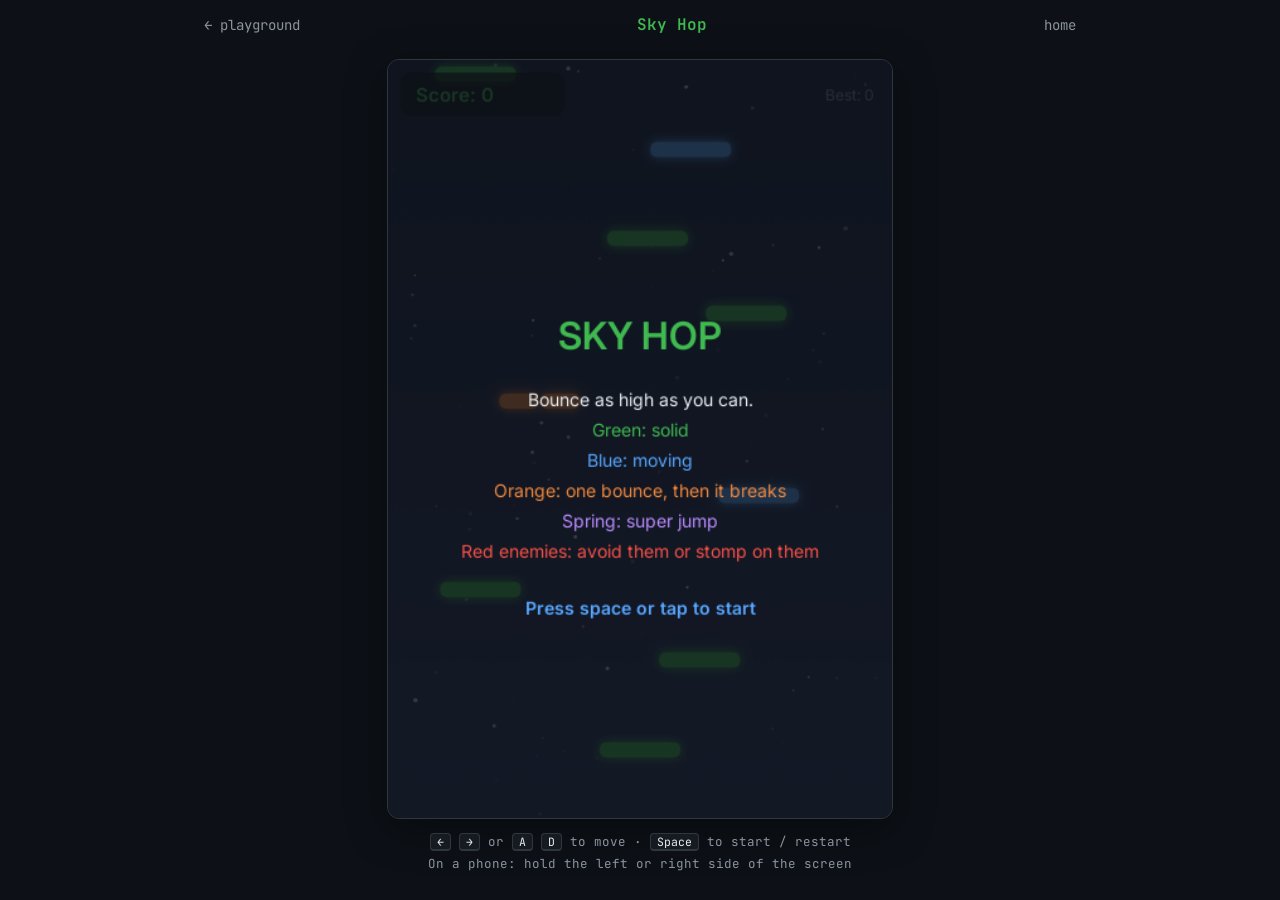
<file: games/sky-hop.html>
<!DOCTYPE html>
<html lang="en">
<head>
<meta charset="UTF-8">
<meta name="viewport" content="width=device-width, initial-scale=1.0, maximum-scale=1.0, user-scalable=no">
<title>Sky Hop · Siddarth Yerram</title>
<link rel="preconnect" href="https://fonts.googleapis.com">
<link rel="preconnect" href="https://fonts.gstatic.com" crossorigin>
<link href="https://fonts.googleapis.com/css2?family=JetBrains+Mono:wght@400;600&family=Inter:wght@400;500;600&display=swap" rel="stylesheet">
<style>
  :root {
    --bg: #0d1117; --panel: #161b22; --border: #30363d; --text: #e6edf3;
    --muted: #8b949e; --accent: #3fb950; --accent-2: #58a6ff;
    --mono: 'JetBrains Mono', ui-monospace, monospace;
    --sans: 'Inter', system-ui, -apple-system, sans-serif;
  }
  * { box-sizing: border-box; margin: 0; padding: 0; }
  html, body { height: 100%; }
  body {
    background: var(--bg); color: var(--text); font-family: var(--sans);
    display: flex; flex-direction: column; align-items: center;
    overscroll-behavior: none;
  }
  header {
    width: 100%; max-width: 920px; padding: 14px 24px;
    display: flex; justify-content: space-between; align-items: center;
  }
  header a { color: var(--muted); font-family: var(--mono); font-size: 14px; text-decoration: none; }
  header a:hover { color: var(--text); }
  header .title { font-family: var(--mono); font-weight: 600; color: var(--accent); }
  .wrap { flex: 1; display: flex; flex-direction: column; align-items: center; justify-content: center; padding: 0 12px 16px; width: 100%; }
  canvas {
    display: block; border: 1px solid var(--border); border-radius: 12px;
    background: var(--panel); touch-action: none;
    box-shadow: 0 10px 40px rgba(0,0,0,0.45);
  }
  .help { font-family: var(--mono); font-size: 12.5px; color: var(--muted); margin-top: 12px; text-align: center; line-height: 1.7; }
  .help kbd {
    font-family: var(--mono); font-size: 11.5px; color: var(--text);
    border: 1px solid var(--border); border-bottom-width: 2px; border-radius: 4px; padding: 0 6px; background: var(--panel);
  }
</style>
</head>
<body>

<header>
  <a href="../playground.html">← playground</a>
  <span class="title">Sky Hop</span>
  <a href="../index.html">home</a>
</header>

<div class="wrap">
  <canvas id="game" width="400" height="600" aria-label="Sky Hop game"></canvas>
  <p class="help">
    <kbd>←</kbd> <kbd>→</kbd> or <kbd>A</kbd> <kbd>D</kbd> to move · <kbd>Space</kbd> to start / restart<br>
    On a phone: hold the left or right side of the screen
  </p>
</div>

<script>
(() => {
  const canvas = document.getElementById('game');
  const ctx = canvas.getContext('2d');
  const W = 400, H = 600;

  // Scale the canvas to fit the screen while keeping it sharp
  function resize() {
    const maxH = window.innerHeight - 140;
    const maxW = window.innerWidth - 24;
    const scale = Math.max(0.5, Math.min(maxW / W, maxH / H, 1.4));
    const dpr = window.devicePixelRatio || 1;
    canvas.style.width = W * scale + 'px';
    canvas.style.height = H * scale + 'px';
    canvas.width = W * dpr;
    canvas.height = H * dpr;
    ctx.setTransform(dpr, 0, 0, dpr, 0, 0);
  }
  window.addEventListener('resize', resize);
  resize();

  const COLORS = {
    bg: '#161b22', grid: 'rgba(48,54,61,0.35)', text: '#e6edf3', muted: '#8b949e',
    green: '#3fb950', blue: '#58a6ff', orange: '#f0883e', red: '#f85149', purple: '#bc8cff'
  };

  // Physics (pixels and seconds)
  const GRAVITY = 1500;
  const JUMP_V = -720;
  const SPRING_V = -1150;
  const MOVE_SPEED = 330;
  const P_W = 36, P_H = 36;
  const PLAT_W = 64, PLAT_H = 12;

  let best = 0;
  try { best = parseInt(localStorage.getItem('skyHopBest') || '0', 10) || 0; } catch (e) {}

  let state = 'menu';            // menu | playing | over
  let player, platforms, particles, enemies, cameraY, score, highestY, nextEnemyY;
  const EN_W = 34, EN_H = 26;
  const keys = { left: false, right: false };
  let touchDir = 0;

  function rand(a, b) { return a + Math.random() * (b - a); }

  // Platform types get harder as the score climbs
  function makePlatform(y) {
    const difficulty = Math.min(score / 5000, 1);
    const r = Math.random();
    let type = 'normal';
    if (r < 0.06) type = 'spring';
    else if (r < 0.06 + 0.10 + 0.18 * difficulty) type = 'moving';
    else if (r < 0.06 + 0.10 + 0.18 * difficulty + 0.06 + 0.12 * difficulty) type = 'breaking';
    return {
      x: rand(0, W - PLAT_W), y, type,
      vx: type === 'moving' ? (Math.random() < 0.5 ? -1 : 1) * rand(60, 110 + 90 * difficulty) : 0,
      broken: false, fall: 0, springT: 0
    };
  }

  function gapFor() {
    const difficulty = Math.min(score / 5000, 1);
    return rand(55, 80 + 45 * difficulty);
  }

  function reset() {
    score = 0;
    cameraY = 0;
    player = { x: W / 2 - P_W / 2, y: H - 120, vx: 0, vy: JUMP_V, face: 1, squash: 0 };
    highestY = player.y;
    platforms = [{ x: W / 2 - PLAT_W / 2, y: H - 60, type: 'normal', vx: 0, broken: false, fall: 0, springT: 0 }];
    let y = H - 60;
    while (y > -H) {
      y -= gapFor();
      platforms.push(makePlatform(y));
    }
    particles = [];
    enemies = [];
    nextEnemyY = -900;   // first enemy appears a little way up
  }

  function burst(x, y, color, n = 8) {
    for (let i = 0; i < n; i++) {
      particles.push({ x, y, vx: rand(-120, 120), vy: rand(-180, -40), life: rand(0.3, 0.6), color });
    }
  }

  function start() { reset(); state = 'playing'; }

  function update(dt) {
    // Horizontal movement
    let dir = player.dead ? 0 : ((keys.right ? 1 : 0) - (keys.left ? 1 : 0) || touchDir);
    const target = dir * MOVE_SPEED;
    player.vx += (target - player.vx) * Math.min(1, dt * 12);
    if (dir) player.face = dir;
    player.x += player.vx * dt;

    // Wrap around the screen edges
    if (player.x + P_W / 2 < 0) player.x += W;
    if (player.x + P_W / 2 > W) player.x -= W;

    // Vertical movement
    const prevBottom = player.y + P_H;
    player.vy += GRAVITY * dt;
    player.y += player.vy * dt;
    player.squash = Math.max(0, player.squash - dt * 4);

    // Landing on platforms (only while falling)
    if (player.vy > 0 && !player.dead) {
      for (const p of platforms) {
        if (p.broken) continue;
        const bottom = player.y + P_H;
        const overlapX = player.x + P_W - 6 > p.x && player.x + 6 < p.x + PLAT_W;
        if (overlapX && prevBottom <= p.y + 2 && bottom >= p.y) {
          player.y = p.y - P_H;
          if (p.type === 'breaking') {
            // One bounce, then it crumbles
            p.broken = true;
            burst(p.x + PLAT_W / 2, p.y, COLORS.orange, 10);
          }
          if (p.type === 'spring') {
            player.vy = SPRING_V;
            p.springT = 0.25;
            burst(player.x + P_W / 2, p.y, COLORS.purple, 12);
          } else {
            player.vy = JUMP_V;
            burst(player.x + P_W / 2, p.y, COLORS.green, 5);
          }
          player.squash = 1;
          break;
        }
      }
    }

    // Platforms: moving and falling
    for (const p of platforms) {
      if (p.type === 'moving' && !p.broken) {
        p.x += p.vx * dt;
        if (p.x < 0) { p.x = 0; p.vx *= -1; }
        if (p.x + PLAT_W > W) { p.x = W - PLAT_W; p.vx *= -1; }
      }
      if (p.broken) { p.fall += 900 * dt; p.y += p.fall * dt; }
      if (p.springT > 0) p.springT -= dt;
    }

    // Enemies patrol left and right
    for (const e of enemies) {
      if (e.dead) { e.fall += 1200 * dt; e.y += e.fall * dt; e.spin += dt * 10; continue; }
      e.x += e.vx * dt;
      if (e.x < 0) { e.x = 0; e.vx *= -1; }
      if (e.x + EN_W > W) { e.x = W - EN_W; e.vx *= -1; }
      e.bob += dt * 6;

      if (player.dead) continue;
      const hit = player.x + P_W - 4 > e.x && player.x + 4 < e.x + EN_W &&
                  player.y + P_H > e.y + 2 && player.y < e.y + EN_H - 2;
      if (hit) {
        if (player.vy > 0 && prevBottom <= e.y + 10) {
          // Stomped from above
          e.dead = true;
          player.vy = JUMP_V;
          player.squash = 1;
          burst(e.x + EN_W / 2, e.y, COLORS.red, 14);
        } else {
          // Touched from the side or below: knocked out
          player.dead = true;
          player.vy = -250;
          burst(player.x + P_W / 2, player.y + P_H / 2, COLORS.red, 16);
        }
      }
    }

    // Camera follows the player upward
    const camLine = cameraY + H * 0.4;
    if (player.y < camLine && !player.dead) cameraY = player.y - H * 0.4;

    // Score is the highest point reached
    if (player.y < highestY) highestY = player.y;
    score = Math.max(score, Math.floor((H - 120 - highestY) / 3));

    // Spawn new platforms above, drop old ones below
    let topY = Math.min(...platforms.map(p => p.y));
    while (topY > cameraY - 80) {
      topY -= gapFor();
      platforms.push(makePlatform(topY));
      if (topY < nextEnemyY) {
        const difficulty = Math.min(score / 6000, 1);
        const ey = topY - rand(25, 35);
        enemies.push({
          x: rand(0, W - EN_W), y: ey - EN_H,
          vx: (Math.random() < 0.5 ? -1 : 1) * rand(70, 110 + 110 * difficulty),
          dead: false, fall: 0, spin: 0, bob: Math.random() * 6
        });
        // Enemies get more frequent the higher you go
        nextEnemyY = topY - rand(700 - 380 * difficulty, 1100 - 550 * difficulty);
      }
    }
    platforms = platforms.filter(p => p.y < cameraY + H + 60);
    enemies = enemies.filter(e => e.y < cameraY + H + 80);

    // Particles
    for (const pt of particles) {
      pt.vy += 600 * dt; pt.x += pt.vx * dt; pt.y += pt.vy * dt; pt.life -= dt;
    }
    particles = particles.filter(pt => pt.life > 0);

    // Game over when falling below the screen
    if (player.y > cameraY + H + 40) {
      state = 'over';
      if (score > best) {
        best = score;
        try { localStorage.setItem('skyHopBest', String(best)); } catch (e) {}
      }
    }
  }

  // ---------- Drawing ----------
  function roundRect(x, y, w, h, r) {
    ctx.beginPath();
    ctx.moveTo(x + r, y);
    ctx.arcTo(x + w, y, x + w, y + h, r);
    ctx.arcTo(x + w, y + h, x, y + h, r);
    ctx.arcTo(x, y + h, x, y, r);
    ctx.arcTo(x, y, x + w, y, r);
    ctx.closePath();
  }

  // Stars at three depths for a parallax night sky
  const stars = Array.from({ length: 90 }, () => ({
    x: Math.random() * W, y: Math.random() * H,
    depth: [0.15, 0.3, 0.5][Math.floor(Math.random() * 3)],
    r: Math.random() * 1.4 + 0.4, tw: Math.random() * Math.PI * 2
  }));

  function drawBackground() {
    // Sky gets deeper blue the higher you climb
    const t = Math.min(1, -cameraY / 12000);
    const top = `rgb(${Math.round(22 - 12 * t)}, ${Math.round(32 - 20 * t)}, ${Math.round(62 - 30 * t)})`;
    const bottom = `rgb(${Math.round(40 - 25 * t)}, ${Math.round(52 - 32 * t)}, ${Math.round(92 - 50 * t)})`;
    const g = ctx.createLinearGradient(0, 0, 0, H);
    g.addColorStop(0, top);
    g.addColorStop(1, bottom);
    ctx.fillStyle = g;
    ctx.fillRect(0, 0, W, H);

    const now = performance.now() / 1000;
    for (const s of stars) {
      const y = (((s.y - cameraY * s.depth) % H) + H) % H;
      ctx.globalAlpha = 0.45 + 0.4 * Math.sin(now * 2 + s.tw);
      ctx.fillStyle = '#ffffff';
      ctx.beginPath(); ctx.arc(s.x, y, s.r, 0, Math.PI * 2); ctx.fill();
    }
    ctx.globalAlpha = 1;
  }

  function drawPlatform(p) {
    const y = p.y - cameraY;
    const colors = { normal: COLORS.green, moving: COLORS.blue, breaking: COLORS.orange, spring: COLORS.green };
    ctx.save();
    if (p.broken) ctx.globalAlpha = Math.max(0, 1 - p.fall / 900);
    ctx.fillStyle = colors[p.type];
    ctx.shadowColor = colors[p.type];
    ctx.shadowBlur = 10;
    if (p.type === 'breaking') {
      // Cracked platform drawn as two halves
      const gap = p.broken ? Math.min(14, p.fall / 40) : 2;
      roundRect(p.x, y, PLAT_W / 2 - gap / 2, PLAT_H, 5); ctx.fill();
      roundRect(p.x + PLAT_W / 2 + gap / 2, y, PLAT_W / 2 - gap / 2, PLAT_H, 5); ctx.fill();
    } else {
      roundRect(p.x, y, PLAT_W, PLAT_H, 5); ctx.fill();
    }
    ctx.shadowBlur = 0;
    if (p.type === 'spring') {
      const sx = p.x + PLAT_W / 2 - 8;
      const ext = p.springT > 0 ? 14 : 8;
      ctx.strokeStyle = COLORS.purple; ctx.lineWidth = 3;
      ctx.beginPath();
      ctx.moveTo(sx, y);
      for (let i = 1; i <= 4; i++) ctx.lineTo(sx + (i % 2 ? 16 : 0), y - (ext / 4) * i);
      ctx.stroke();
      ctx.fillStyle = COLORS.purple;
      roundRect(sx - 2, y - ext - 4, 20, 4, 2); ctx.fill();
    }
    ctx.restore();
  }

  // The player: a plain green square
  function drawPlayer() {
    const sq = player.squash;
    const w = P_W * (1 + 0.18 * sq), h = P_H * (1 - 0.18 * sq);
    const x = player.x + (P_W - w) / 2;
    const y = player.y - cameraY + (P_H - h);
    const drawAt = (dx) => {
      ctx.fillStyle = player.dead ? '#8b949e' : COLORS.green;
      ctx.fillRect(x + dx, y, w, h);
    };
    drawAt(0);
    // Draw a copy on the other side while wrapping across the edge
    if (player.x < 0) drawAt(W);
    if (player.x + P_W > W) drawAt(-W);
  }

  // Enemy: a red spiky ball
  function drawEnemy(e) {
    const cx = e.x + EN_W / 2;
    const cy = e.y - cameraY + EN_H / 2 + (e.dead ? 0 : Math.sin(e.bob) * 2);
    ctx.save();
    ctx.translate(cx, cy);
    ctx.rotate(e.dead ? e.spin : e.bob * 0.5 * Math.sign(e.vx));
    if (e.dead) ctx.globalAlpha = 0.8;
    // spikes
    ctx.fillStyle = '#da3633';
    for (let i = 0; i < 8; i++) {
      const a = (i / 8) * Math.PI * 2;
      ctx.beginPath();
      ctx.moveTo(Math.cos(a) * 17, Math.sin(a) * 17);
      ctx.lineTo(Math.cos(a + 0.35) * 11, Math.sin(a + 0.35) * 11);
      ctx.lineTo(Math.cos(a - 0.35) * 11, Math.sin(a - 0.35) * 11);
      ctx.closePath(); ctx.fill();
    }
    // body
    ctx.fillStyle = COLORS.red;
    ctx.beginPath(); ctx.arc(0, 0, 12, 0, Math.PI * 2); ctx.fill();
    ctx.restore();
  }

  function drawParticles() {
    for (const pt of particles) {
      ctx.globalAlpha = Math.max(0, pt.life / 0.6);
      ctx.fillStyle = pt.color;
      ctx.beginPath(); ctx.arc(pt.x, pt.y - cameraY, 2.2, 0, Math.PI * 2); ctx.fill();
    }
    ctx.globalAlpha = 1;
  }

  function drawHUD() {
    ctx.fillStyle = 'rgba(13,17,23,0.75)';
    roundRect(10, 10, 130, 34, 8); ctx.fill();
    ctx.fillStyle = COLORS.green;
    ctx.font = '600 15px "Inter", sans-serif';
    ctx.textAlign = 'left'; ctx.textBaseline = 'middle';
    ctx.fillText('Score: ' + score, 22, 28);
    ctx.fillStyle = COLORS.muted;
    ctx.font = '12px "Inter", sans-serif';
    ctx.textAlign = 'right';
    ctx.fillText('Best: ' + Math.max(best, score), W - 14, 28);
  }

  function drawOverlay(title, lines, prompt) {
    ctx.fillStyle = 'rgba(13,17,23,0.78)';
    ctx.fillRect(0, 0, W, H);
    ctx.textAlign = 'center'; ctx.textBaseline = 'middle';
    ctx.fillStyle = COLORS.green;
    ctx.font = '600 30px "Inter", sans-serif';
    ctx.fillText(title, W / 2, H / 2 - 80);
    ctx.font = '14px "Inter", sans-serif';
    lines.forEach((l, i) => {
      ctx.fillStyle = l.color || COLORS.text;
      ctx.fillText(l.text, W / 2, H / 2 - 30 + i * 24);
    });
    const blink = Math.floor(performance.now() / 500) % 2 === 0;
    if (blink) {
      ctx.fillStyle = COLORS.blue;
      ctx.font = '600 14px "Inter", sans-serif';
      ctx.fillText(prompt, W / 2, H / 2 + 135);
    }
  }

  function draw() {
    drawBackground();
    for (const p of platforms) drawPlatform(p);
    for (const e of enemies) drawEnemy(e);
    drawParticles();
    if (state !== 'menu') drawPlayer();
    drawHUD();

    if (state === 'menu') {
      drawOverlay('SKY HOP', [
        { text: 'Bounce as high as you can.' },
        { text: 'Green: solid', color: COLORS.green },
        { text: 'Blue: moving', color: COLORS.blue },
        { text: 'Orange: one bounce, then it breaks', color: COLORS.orange },
        { text: 'Spring: super jump', color: COLORS.purple },
        { text: 'Red enemies: avoid them or stomp on them', color: COLORS.red }
      ], 'Press space or tap to start');
    } else if (state === 'over') {
      drawOverlay('GAME OVER', [
        { text: 'Score: ' + score },
        { text: 'Best: ' + best, color: COLORS.muted },
        { text: score >= best && score > 0 ? '★ new high score ★' : '', color: COLORS.orange }
      ], 'Press space or tap to play again');
    }
  }

  // ---------- Main loop ----------
  let last = performance.now();
  function loop(now) {
    const dt = Math.min(0.033, (now - last) / 1000);
    last = now;
    if (state === 'playing') update(dt);
    draw();
    requestAnimationFrame(loop);
  }

  // ---------- Input ----------
  window.addEventListener('keydown', (e) => {
    if (['ArrowLeft', 'ArrowRight', 'ArrowUp', 'ArrowDown', ' '].includes(e.key)) e.preventDefault();
    if (e.key === 'ArrowLeft' || e.key === 'a' || e.key === 'A') keys.left = true;
    if (e.key === 'ArrowRight' || e.key === 'd' || e.key === 'D') keys.right = true;
    if ((e.key === ' ' || e.key === 'Enter') && state !== 'playing') start();
  });
  window.addEventListener('keyup', (e) => {
    if (e.key === 'ArrowLeft' || e.key === 'a' || e.key === 'A') keys.left = false;
    if (e.key === 'ArrowRight' || e.key === 'd' || e.key === 'D') keys.right = false;
  });

  function pointerDir(e) {
    const rect = canvas.getBoundingClientRect();
    return (e.clientX - rect.left) < rect.width / 2 ? -1 : 1;
  }
  canvas.addEventListener('pointerdown', (e) => {
    e.preventDefault();
    if (state !== 'playing') { start(); return; }
    touchDir = pointerDir(e);
    canvas.setPointerCapture(e.pointerId);
  });
  canvas.addEventListener('pointermove', (e) => { if (touchDir) touchDir = pointerDir(e); });
  const stopTouch = () => { touchDir = 0; };
  canvas.addEventListener('pointerup', stopTouch);
  canvas.addEventListener('pointercancel', stopTouch);

  reset();
  requestAnimationFrame(loop);
})();
</script>
</body>
</html>
</file>
<file: games/game.css>
:root {
  --bg: #0d1117;
  --panel: #161b22;
  --border: #30363d;
  --text: #e6edf3;
  --muted: #8b949e;
  --accent: #3fb950;
  --accent-2: #58a6ff;
  --danger: #f85149;
  --mono: 'JetBrains Mono', ui-monospace, monospace;
  --sans: 'Inter', system-ui, -apple-system, sans-serif;
}
* { box-sizing: border-box; margin: 0; padding: 0; }
body {
  background: var(--bg); color: var(--text); font-family: var(--sans);
  min-height: 100vh; display: flex; flex-direction: column; align-items: center;
  padding: 24px 16px 48px;
}
a { color: var(--accent-2); text-decoration: none; }
a:hover { text-decoration: underline; }
.topbar {
  width: 100%; max-width: 520px; display: flex; justify-content: space-between; align-items: center;
  font-family: var(--mono); font-size: 13px; margin-bottom: 20px;
}
h1 { font-family: var(--mono); font-size: 22px; color: var(--accent); margin-bottom: 6px; text-align: center; }
.sub { color: var(--muted); font-size: 14px; margin-bottom: 18px; text-align: center; }
.stats { display: flex; gap: 10px; margin-bottom: 16px; }
.stat {
  background: var(--panel); border: 1px solid var(--border); border-radius: 8px;
  padding: 6px 14px; font-family: var(--mono); font-size: 13px; text-align: center; min-width: 90px;
}
.stat b { display: block; font-size: 18px; color: var(--text); }
.stat span { color: var(--muted); font-size: 11px; text-transform: uppercase; letter-spacing: 0.08em; }
button.btn {
  font-family: var(--mono); font-size: 13px; padding: 8px 16px; cursor: pointer;
  border: 1px solid var(--border); border-radius: 6px; color: var(--text); background: var(--panel);
}
button.btn:hover { border-color: var(--accent); }
button.btn.primary { background: var(--accent); border-color: var(--accent); color: #0d1117; font-weight: 600; }
.msg { font-family: var(--mono); font-size: 14px; min-height: 22px; margin: 14px 0 10px; text-align: center; }
.help { color: var(--muted); font-size: 12.5px; font-family: var(--mono); margin-top: 14px; text-align: center; }
</file>
